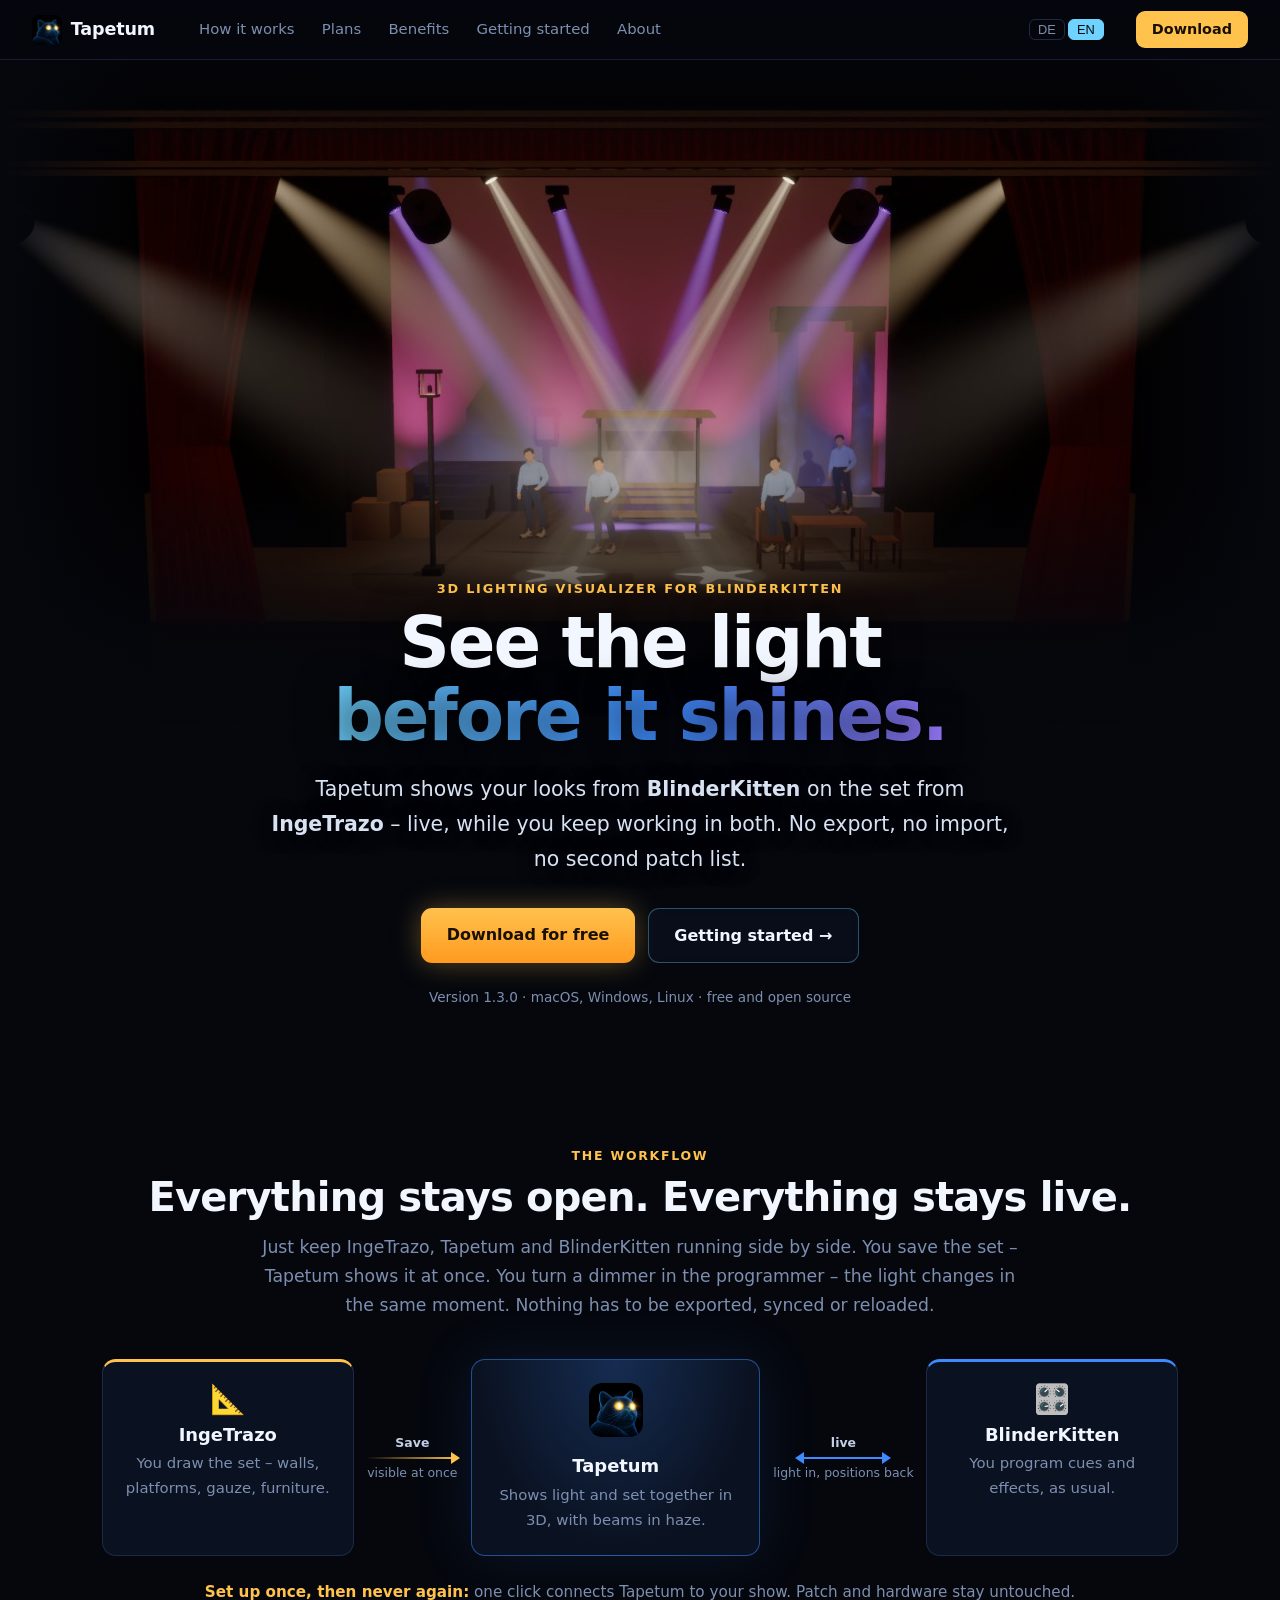
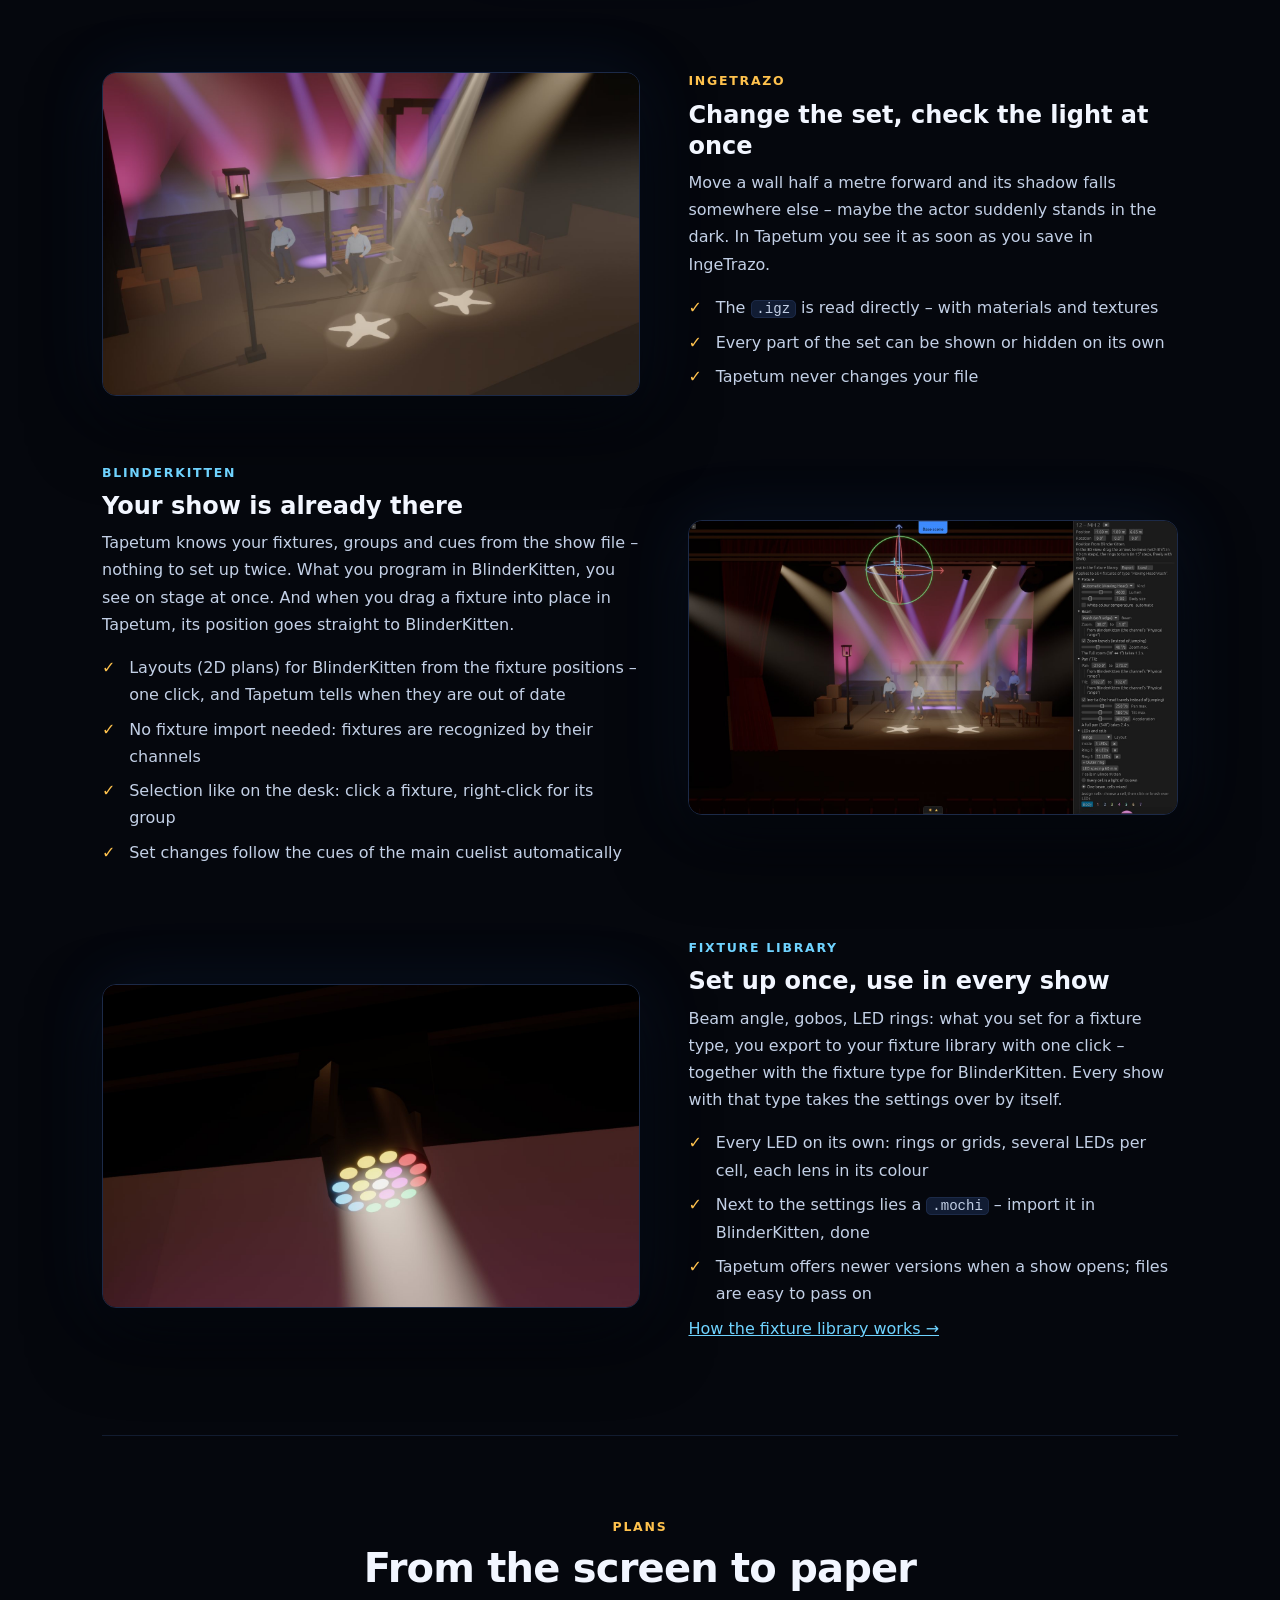
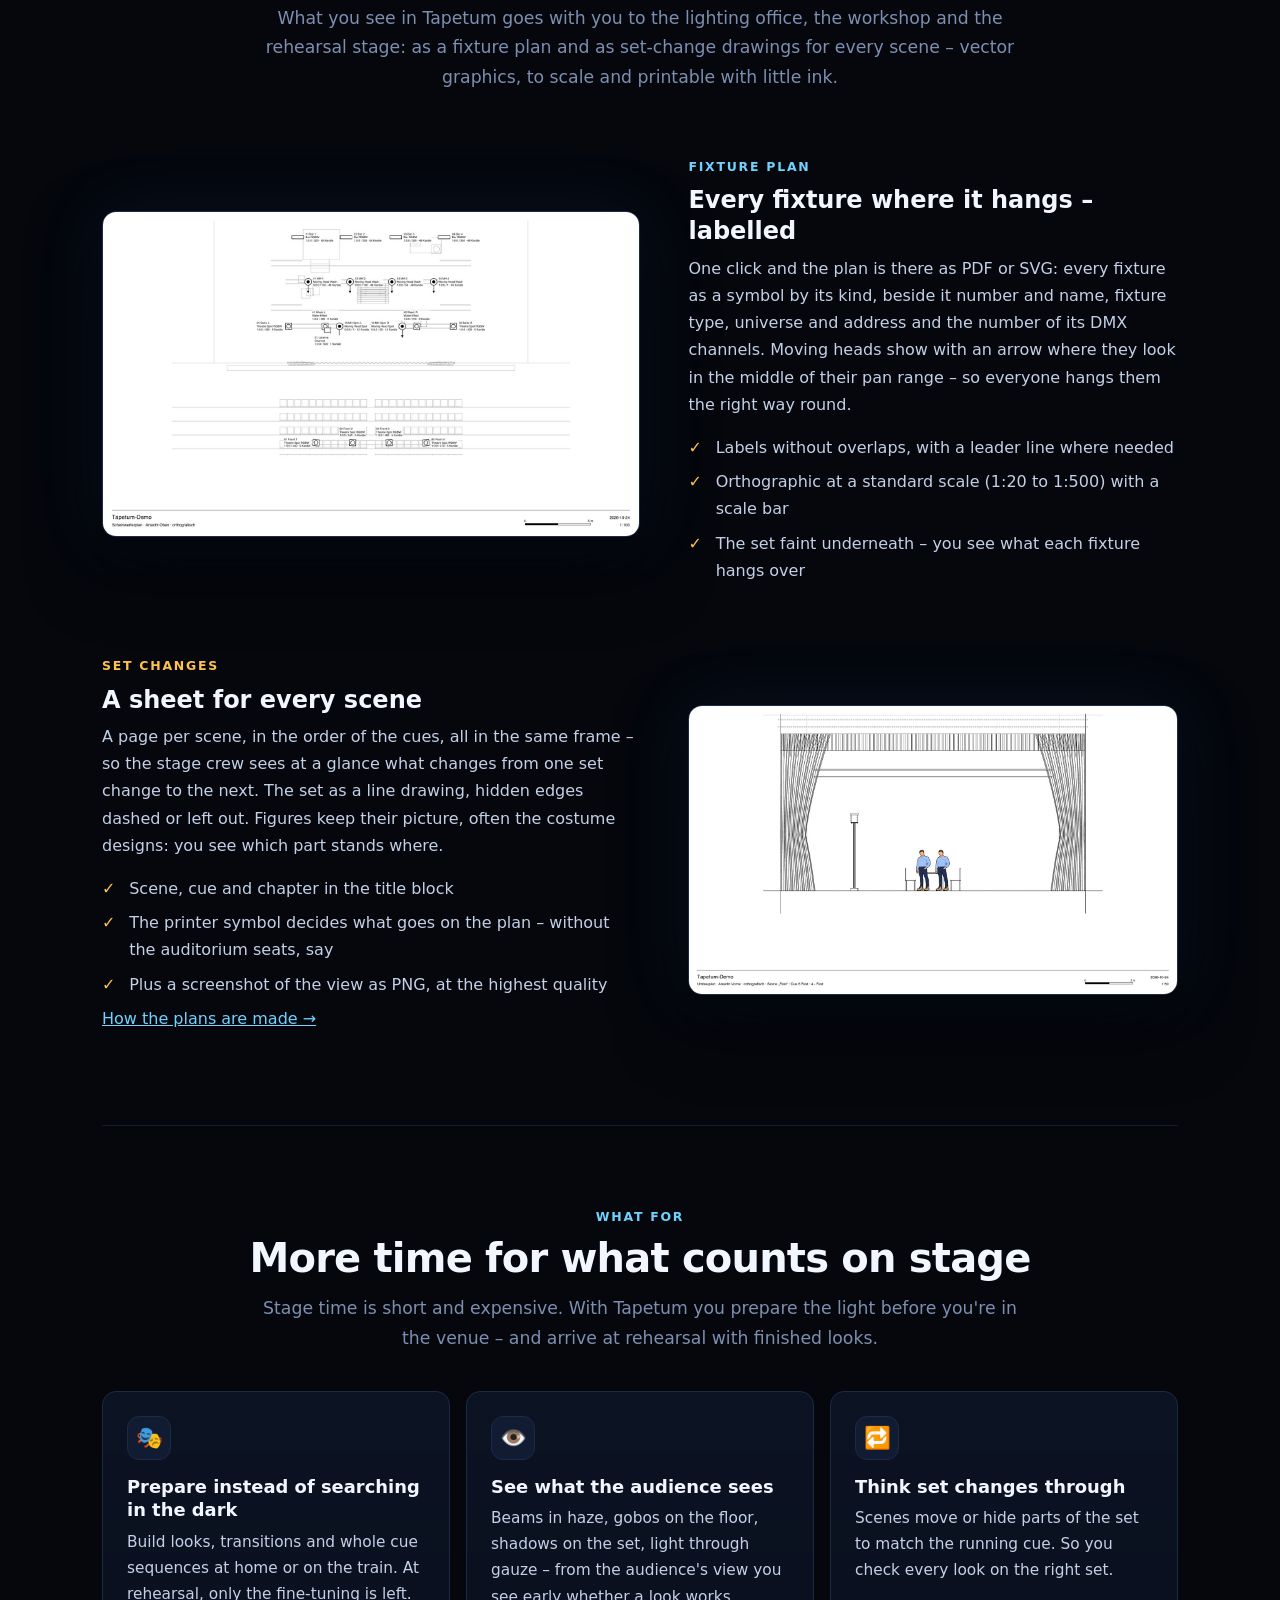
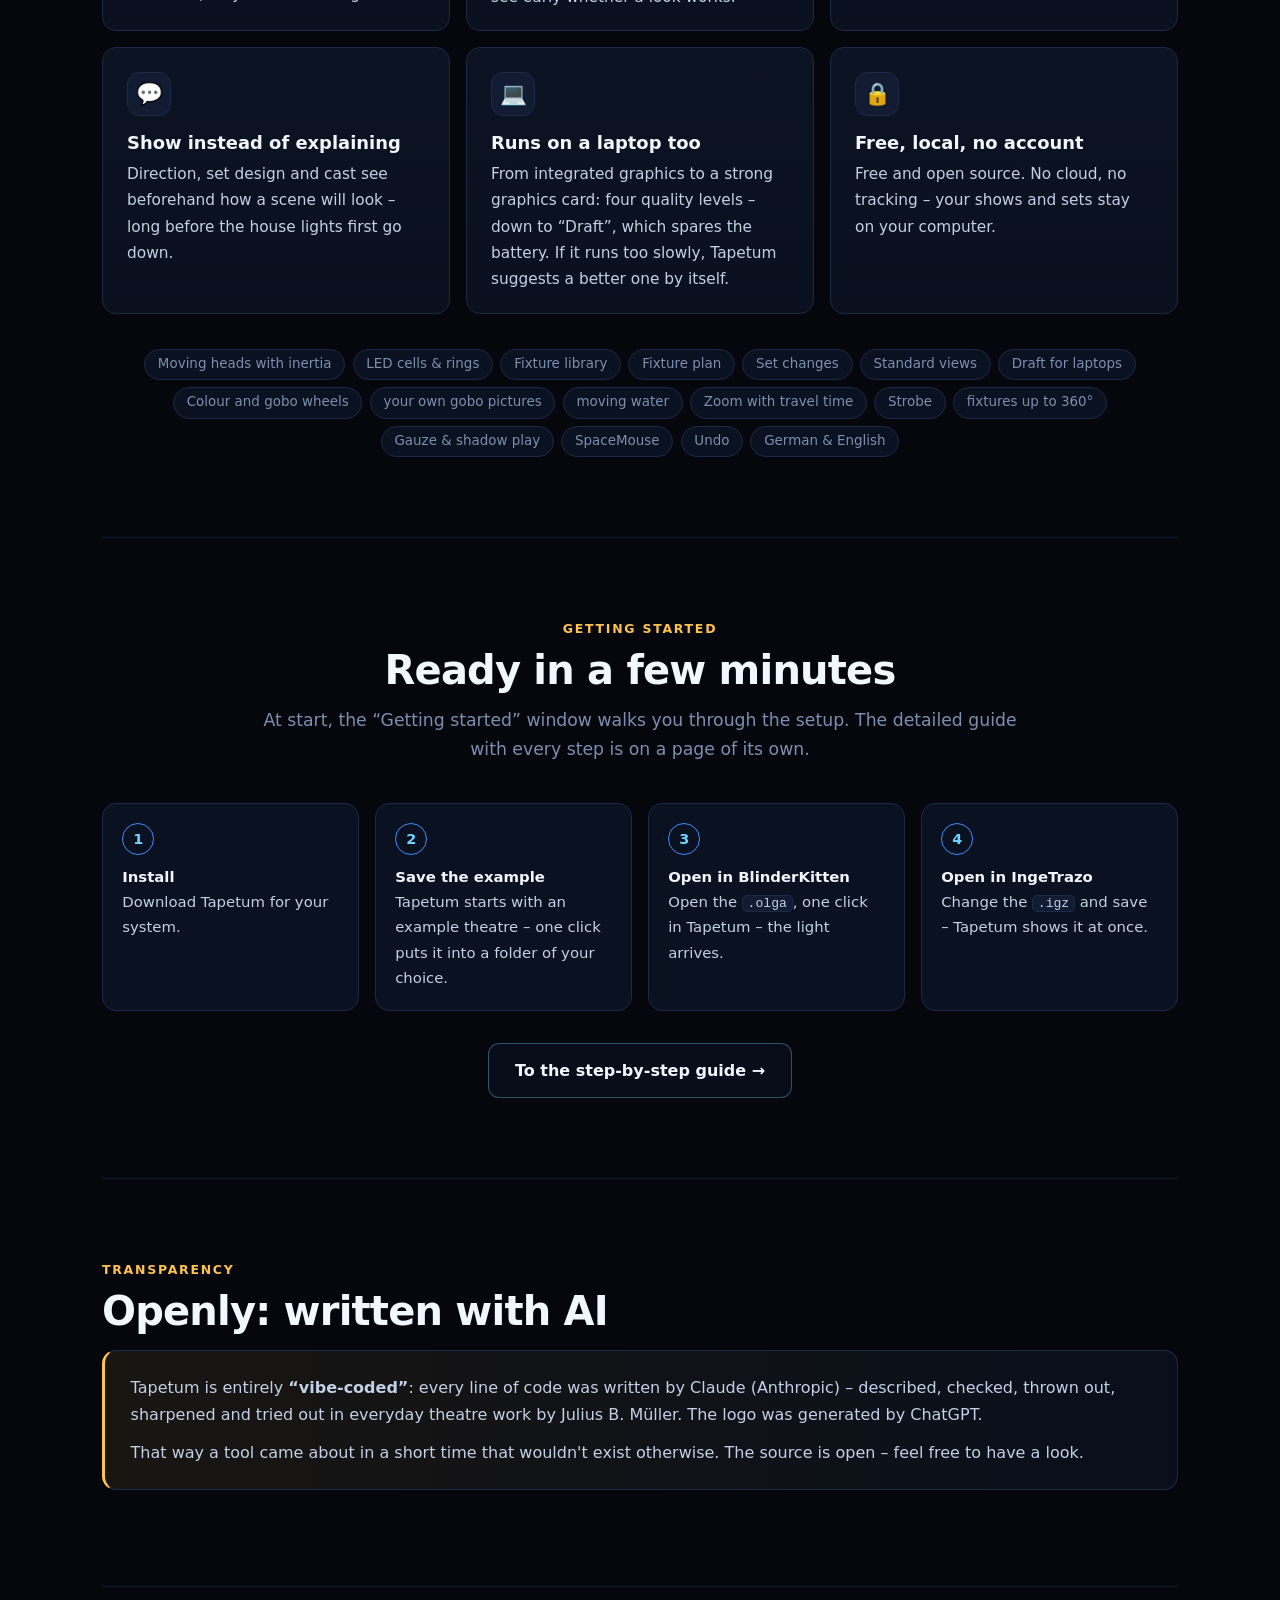
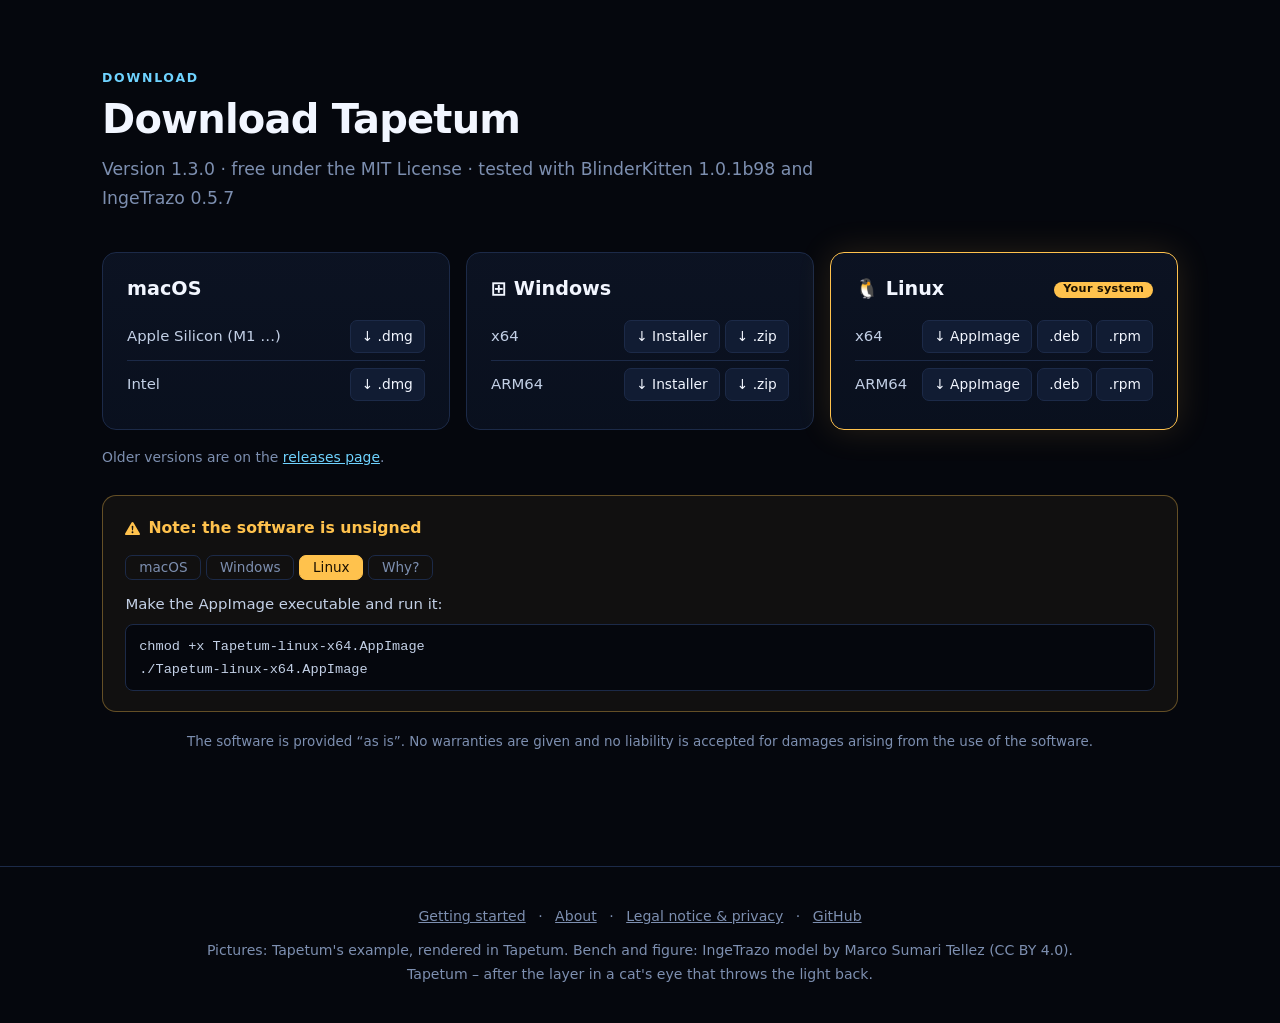
<file: website/index.html>
<!DOCTYPE html>
<html lang="de">

<head>
  <meta charset="UTF-8">
  <meta name="viewport" content="width=device-width, initial-scale=1.0">
  <title>Tapetum – 3D-Lichtvisualisierung für BlinderKitten</title>
  <meta name="description" content="Tapetum zeigt deine BlinderKitten-Show in 3D, im Bühnenbild aus IngeTrazo – live, ohne Export und ohne Einrichtungsaufwand. Frei, für macOS, Windows und Linux.">
  <link rel="canonical" href="https://tapetum.org/">
  <meta name="theme-color" content="#05070d">
  <meta property="og:type" content="website">
  <meta property="og:site_name" content="Tapetum">
  <meta property="og:url" content="https://tapetum.org/">
  <meta property="og:title" content="Tapetum – 3D-Lichtvisualisierung für BlinderKitten">
  <meta property="og:description" content="Licht aus BlinderKitten im Bühnenbild aus IngeTrazo – live, während du in beiden Programmen arbeitest.">
  <meta property="og:image" content="https://tapetum.org/assets/open-graph.jpg">
  <meta name="twitter:card" content="summary_large_image">
  <meta name="twitter:image" content="https://tapetum.org/assets/open-graph.jpg">
  <link rel="icon" type="image/png" sizes="64x64" href="assets/favicon.png">
  <link rel="icon" type="image/png" sizes="32x32" href="assets/favicon-32.png">
  <link rel="apple-touch-icon" href="assets/apple-touch-icon.png">
  <link rel="preload" as="image" href="assets/hero.jpg">
  <link rel="stylesheet" href="assets/style.css">
  <script src="assets/site.js"></script>
  <script type="application/ld+json">
  {
    "@context": "https://schema.org",
    "@type": "SoftwareApplication",
    "name": "Tapetum",
    "applicationCategory": "MultimediaApplication",
    "operatingSystem": "macOS, Windows, Linux",
    "softwareVersion": "1.3.0",
    "license": "https://opensource.org/license/mit",
    "offers": { "@type": "Offer", "price": "0", "priceCurrency": "EUR" },
    "url": "https://tapetum.org/",
    "downloadUrl": "https://github.com/julius-b-mueller/tapetum/releases/latest",
    "image": "https://tapetum.org/assets/hero.jpg",
    "author": { "@type": "Person", "name": "Julius B. Müller" }
  }
  </script>
</head>

<body>
  <nav>
    <a class="nav-logo" href="index.html"><img src="assets/favicon.png" alt="">Tapetum</a>
    <div class="nav-links">
      <a href="#live" data-de="So funktioniert's" data-en="How it works">So funktioniert's</a>
      <a href="#plaene" data-de="Pläne" data-en="Plans">Pläne</a>
      <a href="#nutzen" data-de="Vorteile" data-en="Benefits">Vorteile</a>
      <a href="start.html" data-de="Erste Schritte" data-en="Getting started">Erste Schritte</a>
      <a href="about.html" data-de="Über" data-en="About">Über</a>
    </div>
    <div class="lang">
      <button class="lang-btn" data-lang="de" onclick="setLang('de')">DE</button>
      <button class="lang-btn" data-lang="en" onclick="setLang('en')">EN</button>
    </div>
    <a class="nav-cta" href="#download" data-de="Herunterladen" data-en="Download">Herunterladen</a>
  </nav>

  <header class="hero">
    <div class="hero-img" role="img" aria-label="Theaterbühne in Tapetum: Moving-Head-Strahlen im Haze, Stern-Gobos auf dem Boden, roter Vorhang, rosa beleuchteter Rundhorizont"></div>
    <div class="hero-inner">
      <div class="eyebrow" data-de="3D-Lichtvisualisierung für BlinderKitten" data-en="3D lighting visualizer for BlinderKitten">3D-Lichtvisualisierung für BlinderKitten</div>
      <h1><span data-de="Licht sehen," data-en="See the light">Licht sehen,</span><br><span class="grad" data-de="bevor es leuchtet." data-en="before it shines.">bevor es leuchtet.</span></h1>
      <p class="lead de">Tapetum zeigt deine Lichtstimmungen aus <strong>BlinderKitten</strong> im Bühnenbild aus <strong>IngeTrazo</strong> – live, während du in beiden Programmen weiterarbeitest. Ohne Export, ohne Import, ohne zweite Patchliste.</p>
      <p class="lead en">Tapetum shows your looks from <strong>BlinderKitten</strong> on the set from <strong>IngeTrazo</strong> – live, while you keep working in both. No export, no import, no second patch list.</p>
      <div class="buttons">
        <a class="btn-primary" href="#download" data-de="Kostenlos herunterladen" data-en="Download for free">Kostenlos herunterladen</a>
        <a class="btn-secondary" href="start.html" data-de="Erste Schritte →" data-en="Getting started →">Erste Schritte →</a>
      </div>
      <p class="hero-meta" data-de="Version 1.3.0 · macOS, Windows, Linux · frei und quelloffen" data-en="Version 1.3.0 · macOS, Windows, Linux · free and open source">Version 1.3.0 · macOS, Windows, Linux · frei und quelloffen</p>
    </div>
  </header>

  <main>
    <section id="live">
      <div class="center">
        <div class="kicker amber" data-de="Der Arbeitsablauf" data-en="The workflow">Der Arbeitsablauf</div>
        <h2 data-de="Alles bleibt offen. Alles bleibt live." data-en="Everything stays open. Everything stays live.">Alles bleibt offen. Alles bleibt live.</h2>
        <p class="sub de">Lass IngeTrazo, Tapetum und BlinderKitten einfach nebeneinander laufen. Du speicherst das Bühnenbild – Tapetum zeigt es sofort. Du drehst im Programmer am Dimmer – das Licht ändert sich im selben Moment. Nichts muss exportiert, abgeglichen oder neu geladen werden.</p>
        <p class="sub en">Just keep IngeTrazo, Tapetum and BlinderKitten running side by side. You save the set – Tapetum shows it at once. You turn a dimmer in the programmer – the light changes in the same moment. Nothing has to be exported, synced or reloaded.</p>
      </div>
      <div class="flow">
        <div class="node it">
          <div class="ic">📐</div>
          <h3>IngeTrazo</h3>
          <p class="de">Du zeichnest das Bühnenbild – Wände, Podeste, Gaze, Möbel.</p>
          <p class="en">You draw the set – walls, platforms, gauze, furniture.</p>
        </div>
        <div class="arrow"><b data-de="Speichern" data-en="Save">Speichern</b><div class="line"></div><span data-de="sofort sichtbar" data-en="visible at once">sofort sichtbar</span></div>
        <div class="node tp">
          <img src="assets/icon.png" alt="">
          <h3>Tapetum</h3>
          <p class="de">Zeigt Licht und Bühnenbild zusammen in 3D, mit Lichtstrahlen im Haze.</p>
          <p class="en">Shows light and set together in 3D, with beams in haze.</p>
        </div>
        <div class="arrow both"><b data-de="live" data-en="live">live</b><div class="line"></div><span data-de="Licht hin, Positionen zurück" data-en="light in, positions back">Licht hin, Positionen zurück</span></div>
        <div class="node bk">
          <div class="ic">🎛️</div>
          <h3>BlinderKitten</h3>
          <p class="de">Du programmierst Cues und Effekte, wie gewohnt.</p>
          <p class="en">You program cues and effects, as usual.</p>
        </div>
      </div>
      <p class="flow-note de"><strong>Einmal einrichten, dann nie wieder:</strong> Ein Klick verbindet Tapetum mit deiner Show. Patch und Hardware bleiben unangetastet.</p>
      <p class="flow-note en"><strong>Set up once, then never again:</strong> one click connects Tapetum to your show. Patch and hardware stay untouched.</p>

      <div class="row">
        <div>
          <div class="shot"><img src="assets/set.jpg" alt="Bank und Laterne aus IngeTrazo auf der Bühne, Stern-Gobos auf dem Boden, Strahlen im Haze" loading="lazy"></div>
        </div>
        <div>
          <div class="kicker amber">IngeTrazo</div>
          <h3 style="font-size:1.5rem" data-de="Bühnenbild ändern, Licht sofort prüfen" data-en="Change the set, check the light at once">Bühnenbild ändern, Licht sofort prüfen</h3>
          <p class="de">Rückt eine Wand einen halben Meter nach vorn, fällt der Schatten danach woanders hin – und vielleicht steht die Darstellerin plötzlich im Dunkeln. In Tapetum siehst du das, sobald du in IngeTrazo speicherst.</p>
          <p class="en">Move a wall half a metre forward and its shadow falls somewhere else – maybe the actor suddenly stands in the dark. In Tapetum you see it as soon as you save in IngeTrazo.</p>
          <ul class="checks de">
            <li>Die <code>.igz</code> wird direkt gelesen – mit Materialien und Texturen</li>
            <li>Jedes Teil des Bühnenbilds einzeln ein- und ausblendbar</li>
            <li>Tapetum verändert deine Datei nie</li>
          </ul>
          <ul class="checks en">
            <li>The <code>.igz</code> is read directly – with materials and textures</li>
            <li>Every part of the set can be shown or hidden on its own</li>
            <li>Tapetum never changes your file</li>
          </ul>
        </div>
      </div>

      <div class="row flip">
        <div>
          <div class="shot"><img src="assets/app-de.jpg" class="de" alt="Tapetum mit ausgewähltem Moving Head, Gizmo zum Verschieben und Einstellungen des Gerätetyps" loading="lazy"><img src="assets/app-en.jpg" class="en" alt="Tapetum with a selected moving head, gizmo for moving it and settings of its fixture type" loading="lazy"></div>
        </div>
        <div>
          <div class="kicker">BlinderKitten</div>
          <h3 style="font-size:1.5rem" data-de="Deine Show ist schon da" data-en="Your show is already there">Deine Show ist schon da</h3>
          <p class="de">Tapetum kennt deine Lampen, Gruppen und Cues aus der Show-Datei – du musst nichts doppelt anlegen. Was du in BlinderKitten programmierst, siehst du sofort auf der Bühne. Und wenn du in Tapetum eine Lampe an ihren Platz ziehst, landet die Position direkt in BlinderKitten.</p>
          <p class="en">Tapetum knows your fixtures, groups and cues from the show file – nothing to set up twice. What you program in BlinderKitten, you see on stage at once. And when you drag a fixture into place in Tapetum, its position goes straight to BlinderKitten.</p>
          <ul class="checks de">
            <li>Layouts (2D-Pläne) für BlinderKitten aus den Lampenpositionen – mit einem Klick, und Tapetum sagt, wann sie veraltet sind</li>
            <li>Kein Fixture-Import nötig: Lampen werden an ihren Kanälen erkannt</li>
            <li>Auswahl wie im Pult: Klick auf eine Lampe, Rechtsklick auf ihre Gruppe</li>
            <li>Umbauten folgen automatisch den Cues der Main-Cuelist</li>
          </ul>
          <ul class="checks en">
            <li>Layouts (2D plans) for BlinderKitten from the fixture positions – one click, and Tapetum tells when they are out of date</li>
            <li>No fixture import needed: fixtures are recognized by their channels</li>
            <li>Selection like on the desk: click a fixture, right-click for its group</li>
            <li>Set changes follow the cues of the main cuelist automatically</li>
          </ul>
        </div>
      </div>

      <div class="row">
        <div>
          <div class="shot"><img src="assets/cells.jpg" alt="Moving Head von unten: eine LED in der Mitte, zwei Ringe darum, jede Zelle in einer anderen Farbe" loading="lazy"></div>
        </div>
        <div>
          <div class="kicker" data-de="Gerätebibliothek" data-en="Fixture library">Gerätebibliothek</div>
          <h3 style="font-size:1.5rem" data-de="Einmal einrichten, in jeder Show nutzen" data-en="Set up once, use in every show">Einmal einrichten, in jeder Show nutzen</h3>
          <p class="de">Strahlwinkel, Gobos, LED-Ringe: Was du für einen Gerätetyp einstellst, exportierst du mit einem Klick in deine Gerätebibliothek – zusammen mit dem Gerätetyp für BlinderKitten. Jede Show mit diesem Typ übernimmt die Einstellungen von selbst.</p>
          <p class="en">Beam angle, gobos, LED rings: what you set for a fixture type, you export to your fixture library with one click – together with the fixture type for BlinderKitten. Every show with that type takes the settings over by itself.</p>
          <ul class="checks de">
            <li>Jede LED einzeln: Ringe oder Raster, mehrere LEDs pro Zelle, jede Linse in ihrer Farbe</li>
            <li>Neben den Einstellungen liegt eine <code>.mochi</code> – in BlinderKitten importieren, fertig</li>
            <li>Neuere Fassungen bietet Tapetum beim Öffnen an; Dateien lassen sich einfach weitergeben</li>
          </ul>
          <ul class="checks en">
            <li>Every LED on its own: rings or grids, several LEDs per cell, each lens in its colour</li>
            <li>Next to the settings lies a <code>.mochi</code> – import it in BlinderKitten, done</li>
            <li>Tapetum offers newer versions when a show opens; files are easy to pass on</li>
          </ul>
          <p><a href="start.html#bibliothek" data-de="So funktioniert die Gerätebibliothek →" data-en="How the fixture library works →">So funktioniert die Gerätebibliothek →</a></p>
        </div>
      </div>
    </section>

    <section id="plaene">
      <div class="center">
        <div class="kicker amber" data-de="Pläne" data-en="Plans">Pläne</div>
        <h2 data-de="Vom Bildschirm aufs Papier" data-en="From the screen to paper">Vom Bildschirm aufs Papier</h2>
        <p class="sub de">Was du in Tapetum siehst, nimmst du mit ins Licht­büro, in die Werkstatt und auf die Probebühne: als Scheinwerferplan und als Umbaupläne für jede Szene – als Vektorgrafik, maßstäblich und mit wenig Tinte zu drucken.</p>
        <p class="sub en">What you see in Tapetum goes with you to the lighting office, the workshop and the rehearsal stage: as a fixture plan and as set-change drawings for every scene – vector graphics, to scale and printable with little ink.</p>
      </div>
      <div class="row">
        <div>
          <div class="shot"><img src="assets/plan.jpg" alt="Scheinwerferplan des Beispiels von oben im Maßstab 1:100: jede Lampe als Symbol mit Name, Typ, Universum, Adresse und Kanalzahl, Moving Heads mit Pfeil, das Bühnenbild blass darunter" loading="lazy"></div>
        </div>
        <div>
          <div class="kicker" data-de="Scheinwerferplan" data-en="Fixture plan">Scheinwerferplan</div>
          <h3 style="font-size:1.5rem" data-de="Jede Lampe, wo sie hängt – beschriftet" data-en="Every fixture where it hangs – labelled">Jede Lampe, wo sie hängt – beschriftet</h3>
          <p class="de">Ein Klick, und der Plan liegt als PDF oder SVG vor: jede Lampe als Symbol nach ihrer Art, daneben Nummer und Name, Gerätetyp, Universum und Adresse und die Zahl ihrer DMX-Kanäle. Moving Heads zeigen mit einem Pfeil, wohin sie in der Mitte ihres Pan-Bereichs schauen – so hängt sie jeder richtig herum auf.</p>
          <p class="en">One click and the plan is there as PDF or SVG: every fixture as a symbol by its kind, beside it number and name, fixture type, universe and address and the number of its DMX channels. Moving heads show with an arrow where they look in the middle of their pan range – so everyone hangs them the right way round.</p>
          <ul class="checks de">
            <li>Beschriftungen ohne Überlappungen, wo nötig mit Führungslinie</li>
            <li>Orthografisch im Standardmaßstab (1:20 bis 1:500) mit Maßstabsbalken</li>
            <li>Das Bühnenbild blass darunter – du siehst, worüber jede Lampe hängt</li>
          </ul>
          <ul class="checks en">
            <li>Labels without overlaps, with a leader line where needed</li>
            <li>Orthographic at a standard scale (1:20 to 1:500) with a scale bar</li>
            <li>The set faint underneath – you see what each fixture hangs over</li>
          </ul>
        </div>
      </div>
      <div class="row flip">
        <div>
          <div class="shot"><img src="assets/changes.jpg" alt="Umbauplan der Szene Fest von vorne im Maßstab 1:50: Vorhang, Laterne, Tisch und Stühle als Linienzeichnung, zwei Personen als farbige Figuren" loading="lazy"></div>
        </div>
        <div>
          <div class="kicker amber" data-de="Umbaupläne" data-en="Set changes">Umbaupläne</div>
          <h3 style="font-size:1.5rem" data-de="Für jede Szene ein Blatt" data-en="A sheet for every scene">Für jede Szene ein Blatt</h3>
          <p class="de">Eine Seite pro Szene, in der Reihenfolge der Cues, alle im selben Ausschnitt – so sieht die Bühnentechnik auf einen Blick, was sich von Umbau zu Umbau ändert. Das Bühnenbild als Linienzeichnung, verdeckte Kanten gestrichelt oder weggelassen. Die Figuren behalten ihr Bild, oft sind es die Kostümentwürfe: Man sieht, welche Rolle wo steht.</p>
          <p class="en">A page per scene, in the order of the cues, all in the same frame – so the stage crew sees at a glance what changes from one set change to the next. The set as a line drawing, hidden edges dashed or left out. Figures keep their picture, often the costume designs: you see which part stands where.</p>
          <ul class="checks de">
            <li>Szene, Cue und Kapitel im Schriftfeld</li>
            <li>Das Druckersymbol bestimmt, was auf den Plan kommt – etwa ohne Zuschauerreihen</li>
            <li>Dazu ein Screenshot der Ansicht als PNG, in höchster Qualität</li>
          </ul>
          <ul class="checks en">
            <li>Scene, cue and chapter in the title block</li>
            <li>The printer symbol decides what goes on the plan – without the auditorium seats, say</li>
            <li>Plus a screenshot of the view as PNG, at the highest quality</li>
          </ul>
          <p><a href="start.html#plaene" data-de="So entstehen die Pläne →" data-en="How the plans are made →">So entstehen die Pläne →</a></p>
        </div>
      </div>
    </section>

    <section id="nutzen">
      <div class="center">
        <div class="kicker" data-de="Wofür" data-en="What for">Wofür</div>
        <h2 data-de="Mehr Zeit für das, was auf der Bühne zählt" data-en="More time for what counts on stage">Mehr Zeit für das, was auf der Bühne zählt</h2>
        <p class="sub de">Bühnenzeit ist knapp und teuer. Mit Tapetum bereitest du das Licht vor, bevor du im Saal stehst – und kommst mit fertigen Stimmungen in die Probe.</p>
        <p class="sub en">Stage time is short and expensive. With Tapetum you prepare the light before you're in the venue – and arrive at rehearsal with finished looks.</p>
      </div>
      <div class="grid">
        <div class="card"><div class="icon">🎭</div><h3 data-de="Vorbereiten statt im Dunkeln suchen" data-en="Prepare instead of searching in the dark">Vorbereiten statt im Dunkeln suchen</h3><p class="de">Stimmungen, Übergänge und ganze Cue-Folgen baust du zu Hause oder im Zug. In der Probe bleibt nur noch das Feintuning.</p><p class="en">Build looks, transitions and whole cue sequences at home or on the train. At rehearsal, only the fine-tuning is left.</p></div>
        <div class="card"><div class="icon">👁️</div><h3 data-de="Sehen, was das Publikum sieht" data-en="See what the audience sees">Sehen, was das Publikum sieht</h3><p class="de">Lichtstrahlen im Haze, Gobos auf dem Boden, Schatten am Bühnenbild, Licht durch Gaze – aus der Zuschauersicht erkennst du früh, ob eine Stimmung trägt.</p><p class="en">Beams in haze, gobos on the floor, shadows on the set, light through gauze – from the audience's view you see early whether a look works.</p></div>
        <div class="card"><div class="icon">🔁</div><h3 data-de="Umbauten gleich mitdenken" data-en="Think set changes through">Umbauten gleich mitdenken</h3><p class="de">Szenen verschieben oder verstecken Bühnenteile passend zur laufenden Cue. So prüfst du jede Stimmung im richtigen Bild.</p><p class="en">Scenes move or hide parts of the set to match the running cue. So you check every look on the right set.</p></div>
        <div class="card"><div class="icon">💬</div><h3 data-de="Zeigen statt erklären" data-en="Show instead of explaining">Zeigen statt erklären</h3><p class="de">Regie, Bühnenbild und Ensemble sehen vorab, wie eine Szene wirken wird – lange bevor das erste Mal das Saallicht ausgeht.</p><p class="en">Direction, set design and cast see beforehand how a scene will look – long before the house lights first go down.</p></div>
        <div class="card"><div class="icon">💻</div><h3 data-de="Läuft auch auf dem Laptop" data-en="Runs on a laptop too">Läuft auch auf dem Laptop</h3><p class="de">Von integrierter Grafik bis zur starken Grafikkarte: vier Qualitätsstufen – bis hin zu „Entwurf“, der den Akku schont. Läuft es zu langsam, schlägt Tapetum selbst eine passende vor.</p><p class="en">From integrated graphics to a strong graphics card: four quality levels – down to “Draft”, which spares the battery. If it runs too slowly, Tapetum suggests a better one by itself.</p></div>
        <div class="card"><div class="icon">🔒</div><h3 data-de="Frei, lokal, ohne Konto" data-en="Free, local, no account">Frei, lokal, ohne Konto</h3><p class="de">Kostenlos und quelloffen. Keine Cloud, kein Tracking – deine Shows und Bühnenbilder bleiben auf deinem Rechner.</p><p class="en">Free and open source. No cloud, no tracking – your shows and sets stay on your computer.</p></div>
      </div>
      <div class="chips de">
        <span>Moving Heads mit Trägheit</span><span>LED-Zellen &amp; -Ringe</span><span>Gerätebibliothek</span><span>Scheinwerferplan</span><span>Umbaupläne</span><span>Standardansichten</span><span>Entwurf fürs Notebook</span><span>Farb- und Goboräder</span><span>eigene Gobo-Bilder</span><span>bewegtes Wasser</span><span>Zoom mit Fahrzeit</span><span>Strobe</span><span>Lampen bis 360°</span><span>Gaze &amp; Schattenspiel</span><span>SpaceMouse</span><span>Rückgängig</span><span>Deutsch &amp; Englisch</span>
      </div>
      <div class="chips en">
        <span>Moving heads with inertia</span><span>LED cells &amp; rings</span><span>Fixture library</span><span>Fixture plan</span><span>Set changes</span><span>Standard views</span><span>Draft for laptops</span><span>Colour and gobo wheels</span><span>your own gobo pictures</span><span>moving water</span><span>Zoom with travel time</span><span>Strobe</span><span>fixtures up to 360°</span><span>Gauze &amp; shadow play</span><span>SpaceMouse</span><span>Undo</span><span>German &amp; English</span>
      </div>
    </section>

    <section id="start">
      <div class="center">
        <div class="kicker amber" data-de="Erste Schritte" data-en="Getting started">Erste Schritte</div>
        <h2 data-de="In wenigen Minuten startklar" data-en="Ready in a few minutes">In wenigen Minuten startklar</h2>
        <p class="sub de">Beim Start führt dich das Fenster „Erste Schritte“ durch die Einrichtung. Die ausführliche Anleitung mit allen Schritten findest du auf einer eigenen Seite.</p>
        <p class="sub en">At start, the “Getting started” window walks you through the setup. The detailed guide with every step is on a page of its own.</p>
      </div>
      <div class="teaser de">
        <div><strong>Installieren</strong>Tapetum für dein System herunterladen.</div>
        <div><strong>Beispiel speichern</strong>Tapetum startet mit einem Beispiel-Theater – mit einem Klick in einen Ordner deiner Wahl.</div>
        <div><strong>In BlinderKitten öffnen</strong>Die <code>.olga</code> öffnen, ein Klick in Tapetum – das Licht kommt an.</div>
        <div><strong>In IngeTrazo öffnen</strong>Die <code>.igz</code> ändern und speichern – Tapetum zeigt es sofort.</div>
      </div>
      <div class="teaser en">
        <div><strong>Install</strong>Download Tapetum for your system.</div>
        <div><strong>Save the example</strong>Tapetum starts with an example theatre – one click puts it into a folder of your choice.</div>
        <div><strong>Open in BlinderKitten</strong>Open the <code>.olga</code>, one click in Tapetum – the light arrives.</div>
        <div><strong>Open in IngeTrazo</strong>Change the <code>.igz</code> and save – Tapetum shows it at once.</div>
      </div>
      <div class="buttons" style="justify-content:center"><a class="btn-secondary" href="start.html" data-de="Zur Schritt-für-Schritt-Anleitung →" data-en="To the step-by-step guide →">Zur Schritt-für-Schritt-Anleitung →</a></div>
    </section>

    <section id="ai">
      <div class="kicker amber" data-de="Transparenz" data-en="Transparency">Transparenz</div>
      <h2 data-de="Ganz offen: mit KI programmiert" data-en="Openly: written with AI">Ganz offen: mit KI programmiert</h2>
      <div class="note de">
        <p>Tapetum ist vollständig <strong>„vibecoded“</strong>: Jede Zeile Code hat Claude (Anthropic) geschrieben – beschrieben, geprüft, verworfen, nachgeschärft und im Theateralltag ausprobiert von Julius B. Müller. Das Logo hat ChatGPT generiert.</p>
        <p>So entstand in kurzer Zeit ein Werkzeug, das es sonst nicht gäbe. Der Quelltext ist offen – schau gern hinein.</p>
      </div>
      <div class="note en">
        <p>Tapetum is entirely <strong>“vibe-coded”</strong>: every line of code was written by Claude (Anthropic) – described, checked, thrown out, sharpened and tried out in everyday theatre work by Julius B. Müller. The logo was generated by ChatGPT.</p>
        <p>That way a tool came about in a short time that wouldn't exist otherwise. The source is open – feel free to have a look.</p>
      </div>
    </section>

    <section id="download">
      <div class="kicker">Download</div>
      <h2 data-de="Tapetum herunterladen" data-en="Download Tapetum">Tapetum herunterladen</h2>
      <p class="sub de">Version 1.3.0 · frei unter der MIT-Lizenz · getestet mit BlinderKitten 1.0.1b98 und IngeTrazo 0.5.7</p>
      <p class="sub en">Version 1.3.0 · free under the MIT License · tested with BlinderKitten 1.0.1b98 and IngeTrazo 0.5.7</p>
      <div class="dl">
        <div class="card" data-platform="mac">
          <h3> macOS</h3>
          <div class="dl-row"><span>Apple Silicon (M1 …)</span><a class="dl-btn" href="https://github.com/julius-b-mueller/tapetum/releases/latest/download/Tapetum-macos-arm64.dmg">↓ .dmg</a></div>
          <div class="dl-row"><span>Intel</span><a class="dl-btn" href="https://github.com/julius-b-mueller/tapetum/releases/latest/download/Tapetum-macos-x64.dmg">↓ .dmg</a></div>
        </div>
        <div class="card" data-platform="win">
          <h3>⊞ Windows</h3>
          <div class="dl-row"><span>x64</span><span><a class="dl-btn" href="https://github.com/julius-b-mueller/tapetum/releases/latest/download/Tapetum-windows-x64.exe">↓ Installer</a> <a class="dl-btn" href="https://github.com/julius-b-mueller/tapetum/releases/latest/download/Tapetum-windows-x64-portable.zip">↓ .zip</a></span></div>
          <div class="dl-row"><span>ARM64</span><span><a class="dl-btn" href="https://github.com/julius-b-mueller/tapetum/releases/latest/download/Tapetum-windows-arm64.exe">↓ Installer</a> <a class="dl-btn" href="https://github.com/julius-b-mueller/tapetum/releases/latest/download/Tapetum-windows-arm64-portable.zip">↓ .zip</a></span></div>
        </div>
        <div class="card" data-platform="lin">
          <h3>🐧 Linux</h3>
          <div class="dl-row"><span>x64</span><span><a class="dl-btn" href="https://github.com/julius-b-mueller/tapetum/releases/latest/download/Tapetum-linux-x64.AppImage">↓ AppImage</a> <a class="dl-btn" href="https://github.com/julius-b-mueller/tapetum/releases/latest/download/Tapetum-linux-x64.deb">.deb</a> <a class="dl-btn" href="https://github.com/julius-b-mueller/tapetum/releases/latest/download/Tapetum-linux-x64.rpm">.rpm</a></span></div>
          <div class="dl-row"><span>ARM64</span><span><a class="dl-btn" href="https://github.com/julius-b-mueller/tapetum/releases/latest/download/Tapetum-linux-arm64.AppImage">↓ AppImage</a> <a class="dl-btn" href="https://github.com/julius-b-mueller/tapetum/releases/latest/download/Tapetum-linux-arm64.deb">.deb</a> <a class="dl-btn" href="https://github.com/julius-b-mueller/tapetum/releases/latest/download/Tapetum-linux-arm64.rpm">.rpm</a></span></div>
        </div>
      </div>
      <p class="dl-more"><span data-de="Ältere Versionen gibt es auf der " data-en="Older versions are on the ">Ältere Versionen gibt es auf der </span><a href="https://github.com/julius-b-mueller/tapetum/releases" data-de="Release-Seite" data-en="releases page">Release-Seite</a>.</p>

      <div class="warn-box">
        <h4>
          <svg width="15" height="15" fill="currentColor" viewBox="0 0 16 16" aria-hidden="true"><path d="M8.982 1.566a1.13 1.13 0 0 0-1.960 0L.165 13.233c-.457.778.091 1.767.98 1.767h13.713c.889 0 1.438-.99.98-1.767L8.982 1.566zM8 5c.535 0 .954.462.9.995l-.35 3.507a.552.552 0 0 1-1.1 0L7.1 5.995A.905.905 0 0 1 8 5zm.002 6a1 1 0 1 1 0 2 1 1 0 0 1 0-2z"/></svg>
          <span data-de="Hinweis: Die Software ist nicht signiert" data-en="Note: the software is unsigned">Hinweis: Die Software ist nicht signiert</span>
        </h4>
        <div class="warn-tabs">
          <button class="warn-tab active" data-tab="mac" onclick="showWarn('mac')">macOS</button>
          <button class="warn-tab" data-tab="win" onclick="showWarn('win')">Windows</button>
          <button class="warn-tab" data-tab="lin" onclick="showWarn('lin')">Linux</button>
          <button class="warn-tab" data-tab="why" onclick="showWarn('why')" data-de="Warum?" data-en="Why?">Warum?</button>
        </div>
        <div class="warn-body">
          <div id="warn-mac">
            <p data-de="macOS zeigt beim ersten Start eine Gatekeeper-Warnung. So öffnest du Tapetum trotzdem:" data-en="macOS shows a Gatekeeper warning on first launch. Here's how to open Tapetum anyway:">macOS zeigt beim ersten Start eine Gatekeeper-Warnung. So öffnest du Tapetum trotzdem:</p>
            <p style="margin-top:.4rem" data-de="Systemeinstellungen → Datenschutz &amp; Sicherheit → nach unten scrollen → „Trotzdem öffnen“" data-en="System Settings → Privacy &amp; Security → scroll down → “Open Anyway”">Systemeinstellungen → Datenschutz &amp; Sicherheit → nach unten scrollen → „Trotzdem öffnen“</p>
          </div>
          <div id="warn-win" class="hidden">
            <p data-de="Windows SmartScreen zeigt eine Warnung. Klicke auf „Weitere Informationen“ → „Trotzdem ausführen“. Das erscheint nur beim ersten Start. Fragt die Firewall, eingehendes UDP auf Port 6454 erlauben – darüber kommt das Licht von BlinderKitten." data-en="Windows SmartScreen shows a warning. Click “More info” → “Run anyway”. It appears only on first launch. If the firewall asks, allow incoming UDP on port 6454 – that's how the light from BlinderKitten arrives.">Windows SmartScreen zeigt eine Warnung. Klicke auf „Weitere Informationen“ → „Trotzdem ausführen“. Das erscheint nur beim ersten Start. Fragt die Firewall, eingehendes UDP auf Port 6454 erlauben – darüber kommt das Licht von BlinderKitten.</p>
          </div>
          <div id="warn-lin" class="hidden">
            <p data-de="AppImage ausführbar machen und starten:" data-en="Make the AppImage executable and run it:">AppImage ausführbar machen und starten:</p>
            <pre>chmod +x Tapetum-linux-x64.AppImage
./Tapetum-linux-x64.AppImage</pre>
          </div>
          <div id="warn-why" class="hidden">
            <p data-de="Das Apple Developer Program kostet 99 $ im Jahr, ein Zertifikat für Windows ähnlich viel. Da Tapetum kostenlos ist, verzichten wir darauf. Die Warnung bedeutet nicht, dass die Software schädlich ist – Apple und Microsoft haben schlicht keine Gebühr erhalten. Der Quelltext und die Build-Pipeline, aus der jedes Paket entsteht, sind öffentlich auf GitHub." data-en="The Apple Developer Program costs $99 a year, a certificate for Windows about as much. Since Tapetum is free, we skip that. The warning does not mean the software is harmful – Apple and Microsoft simply haven't received a fee. The source code and the build pipeline that makes every package are public on GitHub.">Das Apple Developer Program kostet 99 $ im Jahr, ein Zertifikat für Windows ähnlich viel. Da Tapetum kostenlos ist, verzichten wir darauf. Die Warnung bedeutet nicht, dass die Software schädlich ist – Apple und Microsoft haben schlicht keine Gebühr erhalten. Der Quelltext und die Build-Pipeline, aus der jedes Paket entsteht, sind öffentlich auf GitHub.</p>
          </div>
        </div>
      </div>
      <p class="disclaimer" data-de="Die Software wird „wie besehen“ (as is) bereitgestellt. Es werden keine Garantien gegeben und keine Haftung für Schäden übernommen, die durch die Nutzung der Software entstehen." data-en="The software is provided “as is”. No warranties are given and no liability is accepted for damages arising from the use of the software.">Die Software wird „wie besehen“ (as is) bereitgestellt. Es werden keine Garantien gegeben und keine Haftung für Schäden übernommen, die durch die Nutzung der Software entstehen.</p>
    </section>
  </main>

  <footer>
    <a href="start.html" data-de="Erste Schritte" data-en="Getting started">Erste Schritte</a> ·
    <a href="about.html" data-de="Über" data-en="About">Über</a> ·
    <a href="impressum.html" data-de="Impressum &amp; Datenschutz" data-en="Legal notice &amp; privacy">Impressum &amp; Datenschutz</a> ·
    <a href="https://github.com/julius-b-mueller/tapetum">GitHub</a>
    <p style="margin-top:.6rem" data-de="Bilder: das Beispiel aus Tapetum, gerendert in Tapetum. Bank und Figur: IngeTrazo-Modell von Marco Sumari Tellez (CC BY 4.0)." data-en="Pictures: Tapetum's example, rendered in Tapetum. Bench and figure: IngeTrazo model by Marco Sumari Tellez (CC BY 4.0).">Bilder: das Beispiel aus Tapetum, gerendert in Tapetum. Bank und Figur: IngeTrazo-Modell von Marco Sumari Tellez (CC BY 4.0).</p>
    <p data-de="Tapetum – nach der Schicht im Katzenauge, die das Licht zurückwirft." data-en="Tapetum – after the layer in a cat's eye that throws the light back.">Tapetum – nach der Schicht im Katzenauge, die das Licht zurückwirft.</p>
  </footer>
</body>

</html>
</file>
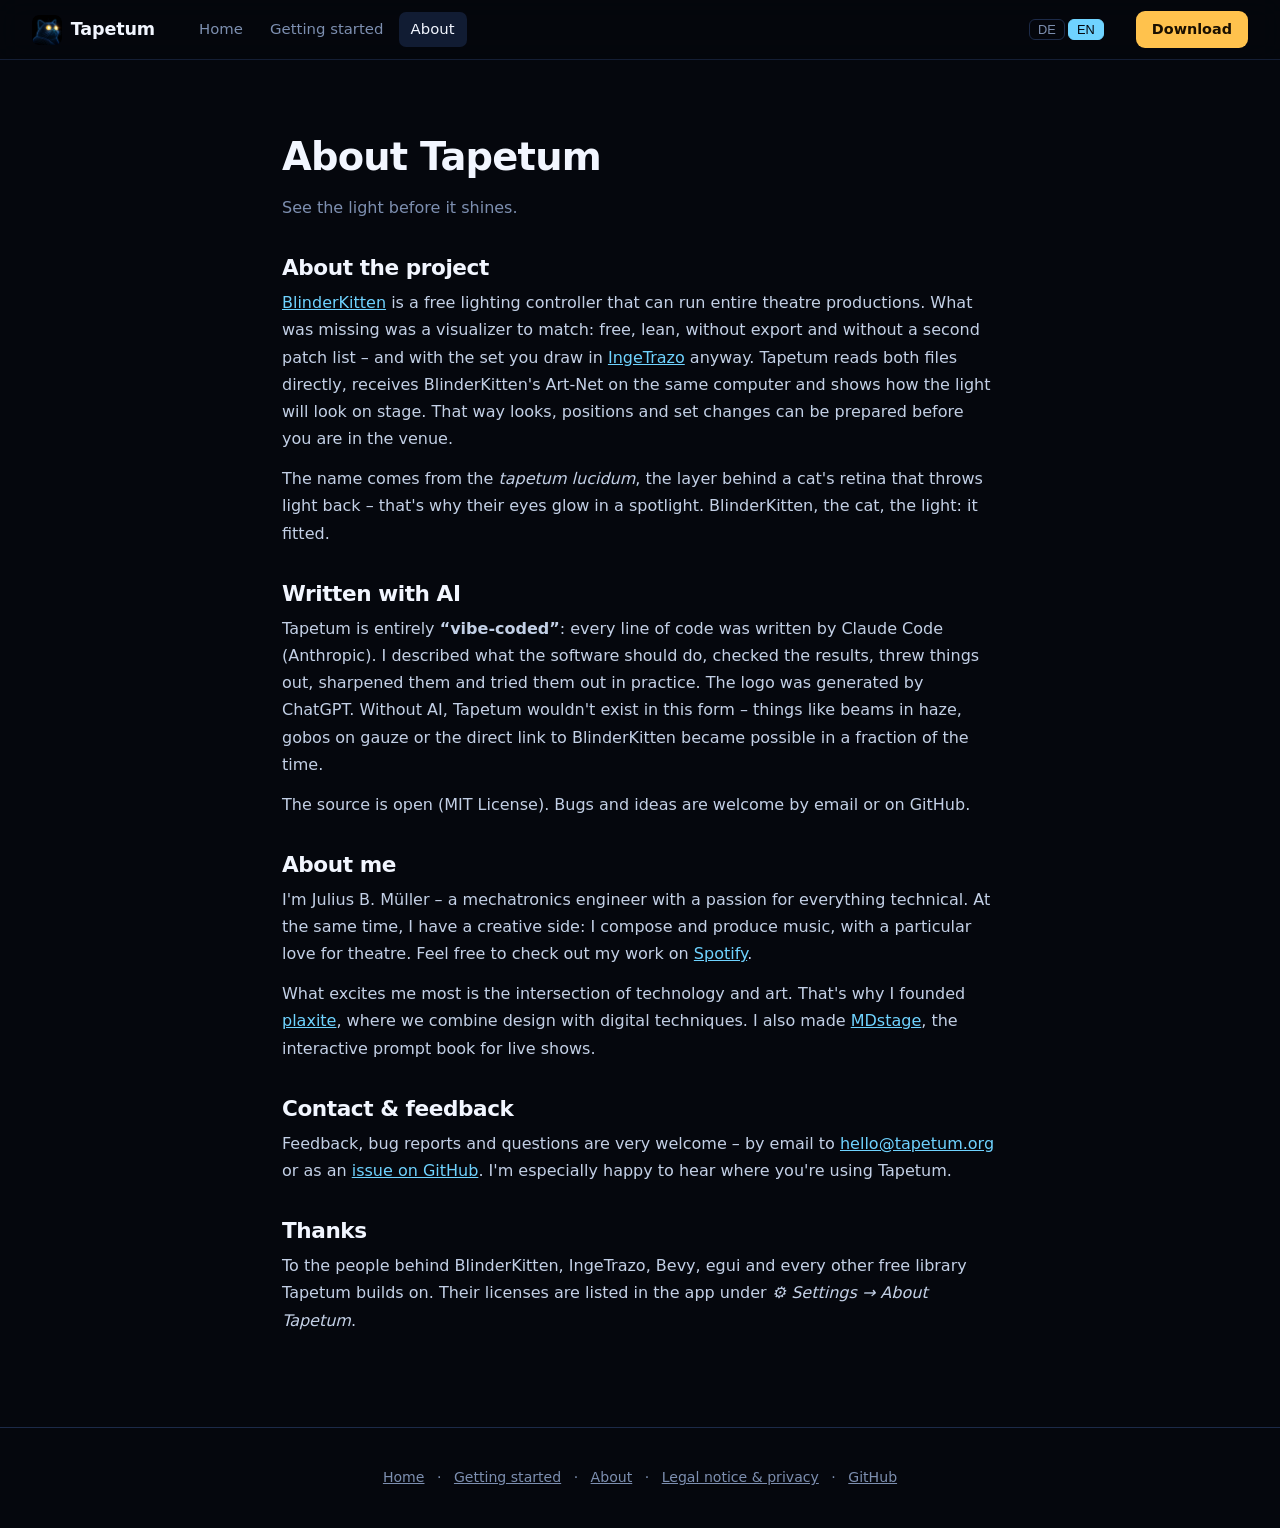
<file: website/about.html>
<!DOCTYPE html>
<html lang="de">

<head>
  <meta charset="UTF-8">
  <meta name="viewport" content="width=device-width, initial-scale=1.0">
  <title>Über – Tapetum</title>
  <meta name="description" content="Wie Tapetum entstand – eine 3D-Lichtvisualisierung für BlinderKitten, vollständig mit KI programmiert.">
  <link rel="canonical" href="https://tapetum.org/about.html">
  <meta name="theme-color" content="#05070d">
  <meta property="og:type" content="website">
  <meta property="og:site_name" content="Tapetum">
  <meta property="og:title" content="Über – Tapetum">
  <meta property="og:image" content="https://tapetum.org/assets/open-graph.jpg">
  <link rel="icon" type="image/png" sizes="64x64" href="assets/favicon.png">
  <link rel="apple-touch-icon" href="assets/apple-touch-icon.png">
  <link rel="stylesheet" href="assets/style.css">
  <script src="assets/site.js"></script>
</head>

<body>
  <nav>
    <a class="nav-logo" href="index.html"><img src="assets/favicon.png" alt="">Tapetum</a>
    <div class="nav-links">
      <a href="index.html" data-de="Start" data-en="Home">Start</a>
      <a href="start.html" data-de="Erste Schritte" data-en="Getting started">Erste Schritte</a>
      <a href="about.html" class="active" data-de="Über" data-en="About">Über</a>
    </div>
    <div class="lang">
      <button class="lang-btn" data-lang="de" onclick="setLang('de')">DE</button>
      <button class="lang-btn" data-lang="en" onclick="setLang('en')">EN</button>
    </div>
    <a class="nav-cta" href="index.html#download" data-de="Herunterladen" data-en="Download">Herunterladen</a>
  </nav>

  <div class="page">
    <div class="de">
      <h1>Über Tapetum</h1>
      <p style="color:var(--dim)">Licht sehen, bevor es leuchtet.</p>

      <h2>Über das Projekt</h2>
      <p><a href="https://github.com/norbertrostaing/BlinderKitten">BlinderKitten</a> ist eine freie Lichtsteuerung, mit der sich ganze Theaterproduktionen fahren lassen. Was fehlte, war eine Visualisierung, die genau dazu passt: frei, schlank, ohne Export und ohne zweite Patchliste – und mit dem Bühnenbild, das man ohnehin in <a href="https://github.com/ingelibre/ingetrazo">IngeTrazo</a> zeichnet. Tapetum liest beide Dateien direkt, empfängt das Art-Net von BlinderKitten auf demselben Rechner und zeigt, wie das Licht auf der Bühne aussehen wird. So lassen sich Stimmungen, Positionen und Umbauten vorbereiten, bevor man im Saal steht.</p>
      <p>Der Name kommt vom <em>Tapetum lucidum</em>, der Schicht hinter der Netzhaut von Katzen, die das Licht zurückwirft – deshalb leuchten ihre Augen im Scheinwerferlicht. BlinderKitten, die Katze, das Licht: das passte.</p>

      <h2>Mit KI programmiert</h2>
      <p>Tapetum ist vollständig <strong>„vibecoded“</strong>: Jede Zeile Code hat Claude Code (Anthropic) geschrieben. Ich habe beschrieben, was die Software können soll, die Ergebnisse geprüft, verworfen, nachgeschärft und im Alltag ausprobiert. Das Logo hat ChatGPT generiert. Ohne KI gäbe es Tapetum in dieser Form nicht – in einem Bruchteil der Zeit ließen sich Dinge wie Strahlen im Haze, Gobos auf Gaze oder die direkte Anbindung an BlinderKitten umsetzen.</p>
      <p>Der Quelltext ist offen (MIT-Lizenz). Fehler und Ideen meldest du gern per Mail oder auf GitHub.</p>

      <h2>Über mich</h2>
      <p>Ich bin Julius B. Müller, Ingenieur der Mechatronik und begeisterter Tüftler an allem, was mit Technik zu tun hat. Gleichzeitig habe ich eine kreative Seite: Ich komponiere und produziere Musik, am liebsten für's Theater. Hör gerne mal auf <a href="https://open.spotify.com/intl-de/artist/38unO5ffnxIQy3Nvuh2qfV?si=o3VAzyTeQsGNDFWxpjpjBg">Spotify</a> rein.</p>
      <p>Am meisten begeistert mich die Verbindung von Technik und Kunst. Deshalb habe ich die Firma <a href="https://plaxite.de">plaxite</a> gegründet, bei der wir Gestaltung mit digitalen Techniken verbinden. Von mir stammt auch <a href="https://mdstage.org">MDstage</a>, das interaktive Inspizientenbuch für Live-Shows.</p>

      <h2>Kontakt &amp; Feedback</h2>
      <p>Rückmeldungen, Bugreports und Fragen sind herzlich willkommen – per Mail an <a href="mailto:hello@tapetum.org">hello@tapetum.org</a> oder als <a href="https://github.com/julius-b-mueller/tapetum/issues">Issue auf GitHub</a>. Besonders freue ich mich zu hören, wo du Tapetum einsetzt.</p>

      <h2>Danke</h2>
      <p>An die Menschen hinter BlinderKitten, IngeTrazo, Bevy, egui und allen anderen freien Bibliotheken, auf denen Tapetum aufbaut. Ihre Lizenzen stehen in der App unter <em>⚙ Einstellungen → Über Tapetum</em>.</p>
    </div>

    <div class="en">
      <h1>About Tapetum</h1>
      <p style="color:var(--dim)">See the light before it shines.</p>

      <h2>About the project</h2>
      <p><a href="https://github.com/norbertrostaing/BlinderKitten">BlinderKitten</a> is a free lighting controller that can run entire theatre productions. What was missing was a visualizer to match: free, lean, without export and without a second patch list – and with the set you draw in <a href="https://github.com/ingelibre/ingetrazo">IngeTrazo</a> anyway. Tapetum reads both files directly, receives BlinderKitten's Art-Net on the same computer and shows how the light will look on stage. That way looks, positions and set changes can be prepared before you are in the venue.</p>
      <p>The name comes from the <em>tapetum lucidum</em>, the layer behind a cat's retina that throws light back – that's why their eyes glow in a spotlight. BlinderKitten, the cat, the light: it fitted.</p>

      <h2>Written with AI</h2>
      <p>Tapetum is entirely <strong>“vibe-coded”</strong>: every line of code was written by Claude Code (Anthropic). I described what the software should do, checked the results, threw things out, sharpened them and tried them out in practice. The logo was generated by ChatGPT. Without AI, Tapetum wouldn't exist in this form – things like beams in haze, gobos on gauze or the direct link to BlinderKitten became possible in a fraction of the time.</p>
      <p>The source is open (MIT License). Bugs and ideas are welcome by email or on GitHub.</p>

      <h2>About me</h2>
      <p>I'm Julius B. Müller – a mechatronics engineer with a passion for everything technical. At the same time, I have a creative side: I compose and produce music, with a particular love for theatre. Feel free to check out my work on <a href="https://open.spotify.com/intl-de/artist/38unO5ffnxIQy3Nvuh2qfV?si=o3VAzyTeQsGNDFWxpjpjBg">Spotify</a>.</p>
      <p>What excites me most is the intersection of technology and art. That's why I founded <a href="https://plaxite.de">plaxite</a>, where we combine design with digital techniques. I also made <a href="https://mdstage.org">MDstage</a>, the interactive prompt book for live shows.</p>

      <h2>Contact &amp; feedback</h2>
      <p>Feedback, bug reports and questions are very welcome – by email to <a href="mailto:hello@tapetum.org">hello@tapetum.org</a> or as an <a href="https://github.com/julius-b-mueller/tapetum/issues">issue on GitHub</a>. I'm especially happy to hear where you're using Tapetum.</p>

      <h2>Thanks</h2>
      <p>To the people behind BlinderKitten, IngeTrazo, Bevy, egui and every other free library Tapetum builds on. Their licenses are listed in the app under <em>⚙ Settings → About Tapetum</em>.</p>
    </div>
  </div>

  <footer>
    <a href="index.html" data-de="Start" data-en="Home">Start</a> ·
    <a href="start.html" data-de="Erste Schritte" data-en="Getting started">Erste Schritte</a> ·
    <a href="about.html" data-de="Über" data-en="About">Über</a> ·
    <a href="impressum.html" data-de="Impressum &amp; Datenschutz" data-en="Legal notice &amp; privacy">Impressum &amp; Datenschutz</a> ·
    <a href="https://github.com/julius-b-mueller/tapetum">GitHub</a>
  </footer>
</body>

</html>
</file>
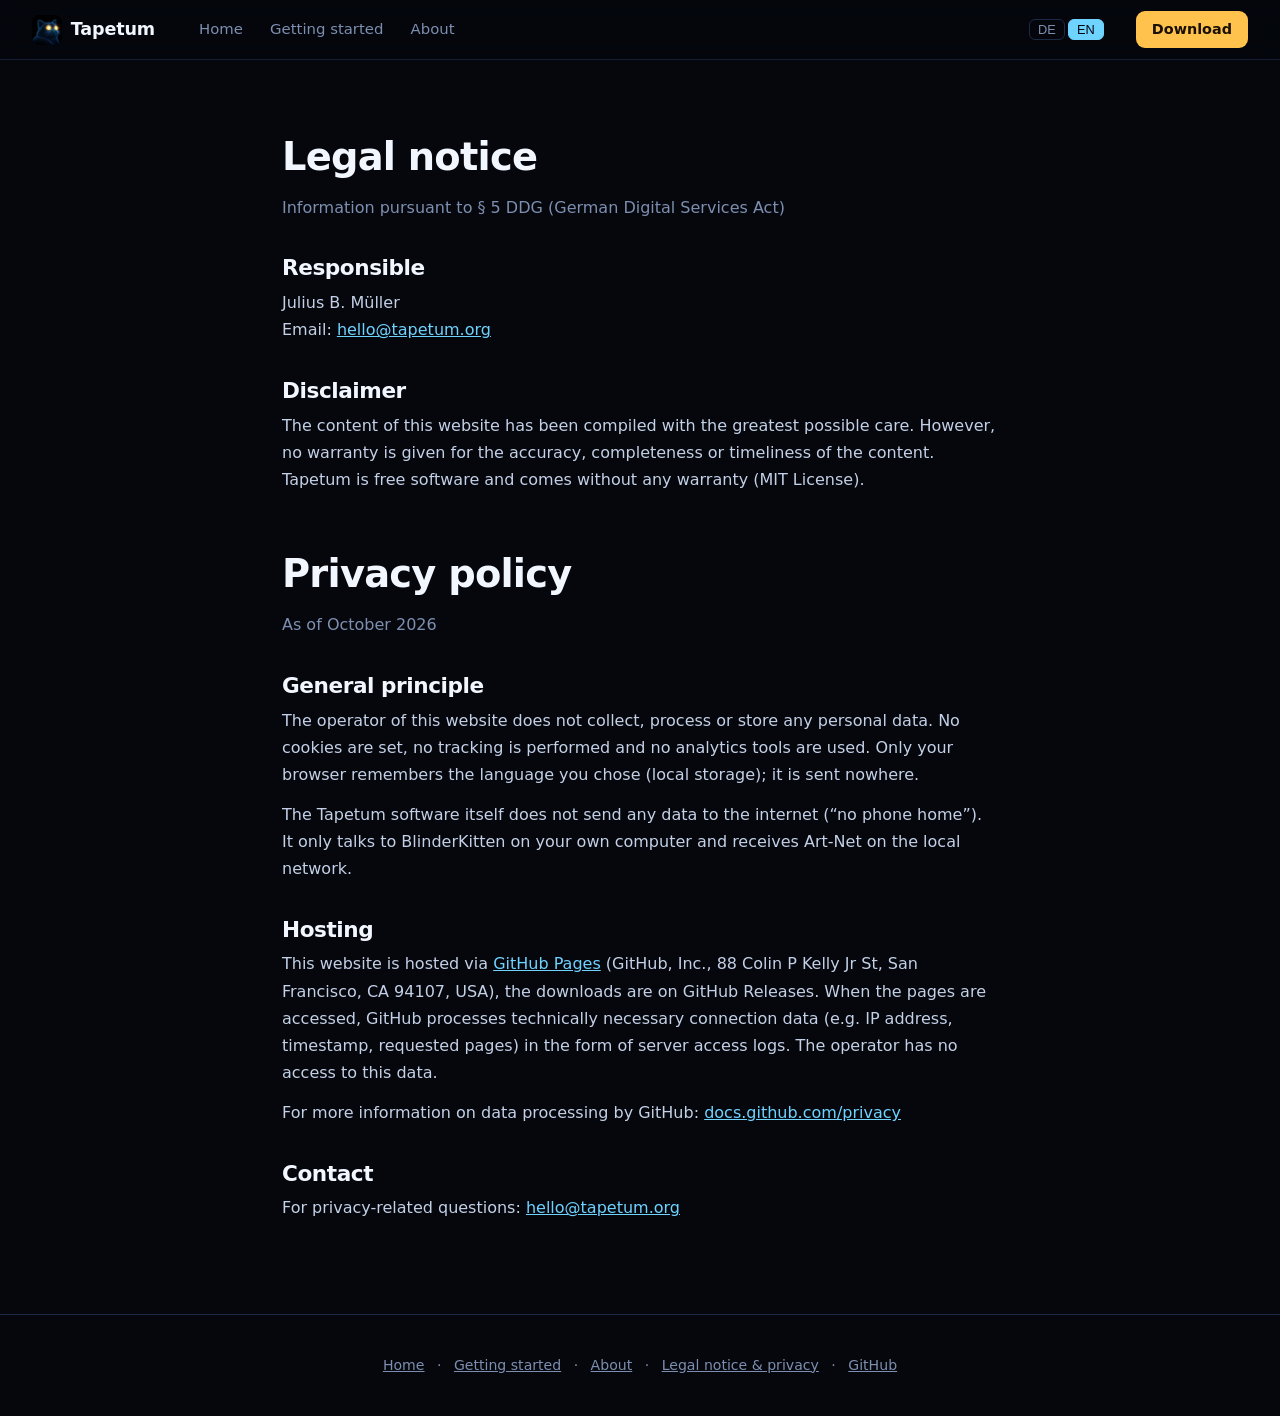
<file: website/impressum.html>
<!DOCTYPE html>
<html lang="de">

<head>
  <meta charset="UTF-8">
  <meta name="viewport" content="width=device-width, initial-scale=1.0">
  <title>Impressum & Datenschutz – Tapetum</title>
  <meta name="description" content="Impressum und Datenschutzerklärung von Tapetum.">
  <link rel="canonical" href="https://tapetum.org/impressum.html">
  <meta name="theme-color" content="#05070d">
  <meta property="og:type" content="website">
  <meta property="og:site_name" content="Tapetum">
  <meta property="og:title" content="Impressum & Datenschutz – Tapetum">
  <meta property="og:image" content="https://tapetum.org/assets/open-graph.jpg">
  <link rel="icon" type="image/png" sizes="64x64" href="assets/favicon.png">
  <link rel="apple-touch-icon" href="assets/apple-touch-icon.png">
  <link rel="stylesheet" href="assets/style.css">
  <script src="assets/site.js"></script>
</head>

<body>
  <nav>
    <a class="nav-logo" href="index.html"><img src="assets/favicon.png" alt="">Tapetum</a>
    <div class="nav-links">
      <a href="index.html" data-de="Start" data-en="Home">Start</a>
      <a href="start.html" data-de="Erste Schritte" data-en="Getting started">Erste Schritte</a>
      <a href="about.html" data-de="Über" data-en="About">Über</a>
    </div>
    <div class="lang">
      <button class="lang-btn" data-lang="de" onclick="setLang('de')">DE</button>
      <button class="lang-btn" data-lang="en" onclick="setLang('en')">EN</button>
    </div>
    <a class="nav-cta" href="index.html#download" data-de="Herunterladen" data-en="Download">Herunterladen</a>
  </nav>

  <div class="page">
    <div class="de">
      <h1>Impressum</h1>
      <p style="color:var(--dim)">Angaben gemäß § 5 DDG</p>
      <h2>Verantwortlich</h2>
      <p>Julius B. Müller<br>E-Mail: <a href="mailto:hello@tapetum.org">hello@tapetum.org</a></p>
      <h2>Haftungsausschluss</h2>
      <p>Die Inhalte dieser Website wurden mit größtmöglicher Sorgfalt erstellt. Für die Richtigkeit, Vollständigkeit und Aktualität der Inhalte wird jedoch keine Gewähr übernommen. Tapetum ist freie Software und wird ohne jede Gewährleistung bereitgestellt (MIT-Lizenz).</p>

      <h1 style="margin-top:3rem">Datenschutzerklärung</h1>
      <p style="color:var(--dim)">Stand: Oktober 2026</p>
      <h2>Grundsatz</h2>
      <p>Der Betreiber dieser Website erhebt, verarbeitet oder speichert keine personenbezogenen Daten. Es werden keine Cookies gesetzt, kein Tracking durchgeführt und keine Analyse-Tools eingesetzt. Die gewählte Sprache merkt sich nur dein Browser (lokaler Speicher), sie wird nirgends hingeschickt.</p>
      <p>Die Software Tapetum selbst sendet keine Daten ins Internet („kein Phone-Home“). Sie spricht nur mit BlinderKitten auf deinem eigenen Rechner und empfängt Art-Net im lokalen Netz.</p>
      <h2>Hosting</h2>
      <p>Diese Website wird über <a href="https://pages.github.com">GitHub Pages</a> (GitHub, Inc., 88 Colin P Kelly Jr St, San Francisco, CA 94107, USA) gehostet, die Downloads liegen bei GitHub Releases. GitHub verarbeitet beim Abrufen technisch notwendige Verbindungsdaten (z. B. IP-Adresse, Zeitstempel, aufgerufene Seiten) in Form von Server-Zugriffsprotokollen. Auf diese Daten hat der Betreiber keinen Zugriff.</p>
      <p>Weitere Informationen zur Datenverarbeitung durch GitHub: <a href="https://docs.github.com/de/site-policy/privacy-policies/github-general-privacy-statement">docs.github.com/privacy</a></p>
      <h2>Kontakt</h2>
      <p>Bei Fragen zum Datenschutz: <a href="mailto:hello@tapetum.org">hello@tapetum.org</a></p>
    </div>

    <div class="en">
      <h1>Legal notice</h1>
      <p style="color:var(--dim)">Information pursuant to § 5 DDG (German Digital Services Act)</p>
      <h2>Responsible</h2>
      <p>Julius B. Müller<br>Email: <a href="mailto:hello@tapetum.org">hello@tapetum.org</a></p>
      <h2>Disclaimer</h2>
      <p>The content of this website has been compiled with the greatest possible care. However, no warranty is given for the accuracy, completeness or timeliness of the content. Tapetum is free software and comes without any warranty (MIT License).</p>

      <h1 style="margin-top:3rem">Privacy policy</h1>
      <p style="color:var(--dim)">As of October 2026</p>
      <h2>General principle</h2>
      <p>The operator of this website does not collect, process or store any personal data. No cookies are set, no tracking is performed and no analytics tools are used. Only your browser remembers the language you chose (local storage); it is sent nowhere.</p>
      <p>The Tapetum software itself does not send any data to the internet (“no phone home”). It only talks to BlinderKitten on your own computer and receives Art-Net on the local network.</p>
      <h2>Hosting</h2>
      <p>This website is hosted via <a href="https://pages.github.com">GitHub Pages</a> (GitHub, Inc., 88 Colin P Kelly Jr St, San Francisco, CA 94107, USA), the downloads are on GitHub Releases. When the pages are accessed, GitHub processes technically necessary connection data (e.g. IP address, timestamp, requested pages) in the form of server access logs. The operator has no access to this data.</p>
      <p>For more information on data processing by GitHub: <a href="https://docs.github.com/en/site-policy/privacy-policies/github-general-privacy-statement">docs.github.com/privacy</a></p>
      <h2>Contact</h2>
      <p>For privacy-related questions: <a href="mailto:hello@tapetum.org">hello@tapetum.org</a></p>
    </div>
  </div>

  <footer>
    <a href="index.html" data-de="Start" data-en="Home">Start</a> ·
    <a href="start.html" data-de="Erste Schritte" data-en="Getting started">Erste Schritte</a> ·
    <a href="about.html" data-de="Über" data-en="About">Über</a> ·
    <a href="impressum.html" data-de="Impressum &amp; Datenschutz" data-en="Legal notice &amp; privacy">Impressum &amp; Datenschutz</a> ·
    <a href="https://github.com/julius-b-mueller/tapetum">GitHub</a>
  </footer>
</body>

</html>
</file>
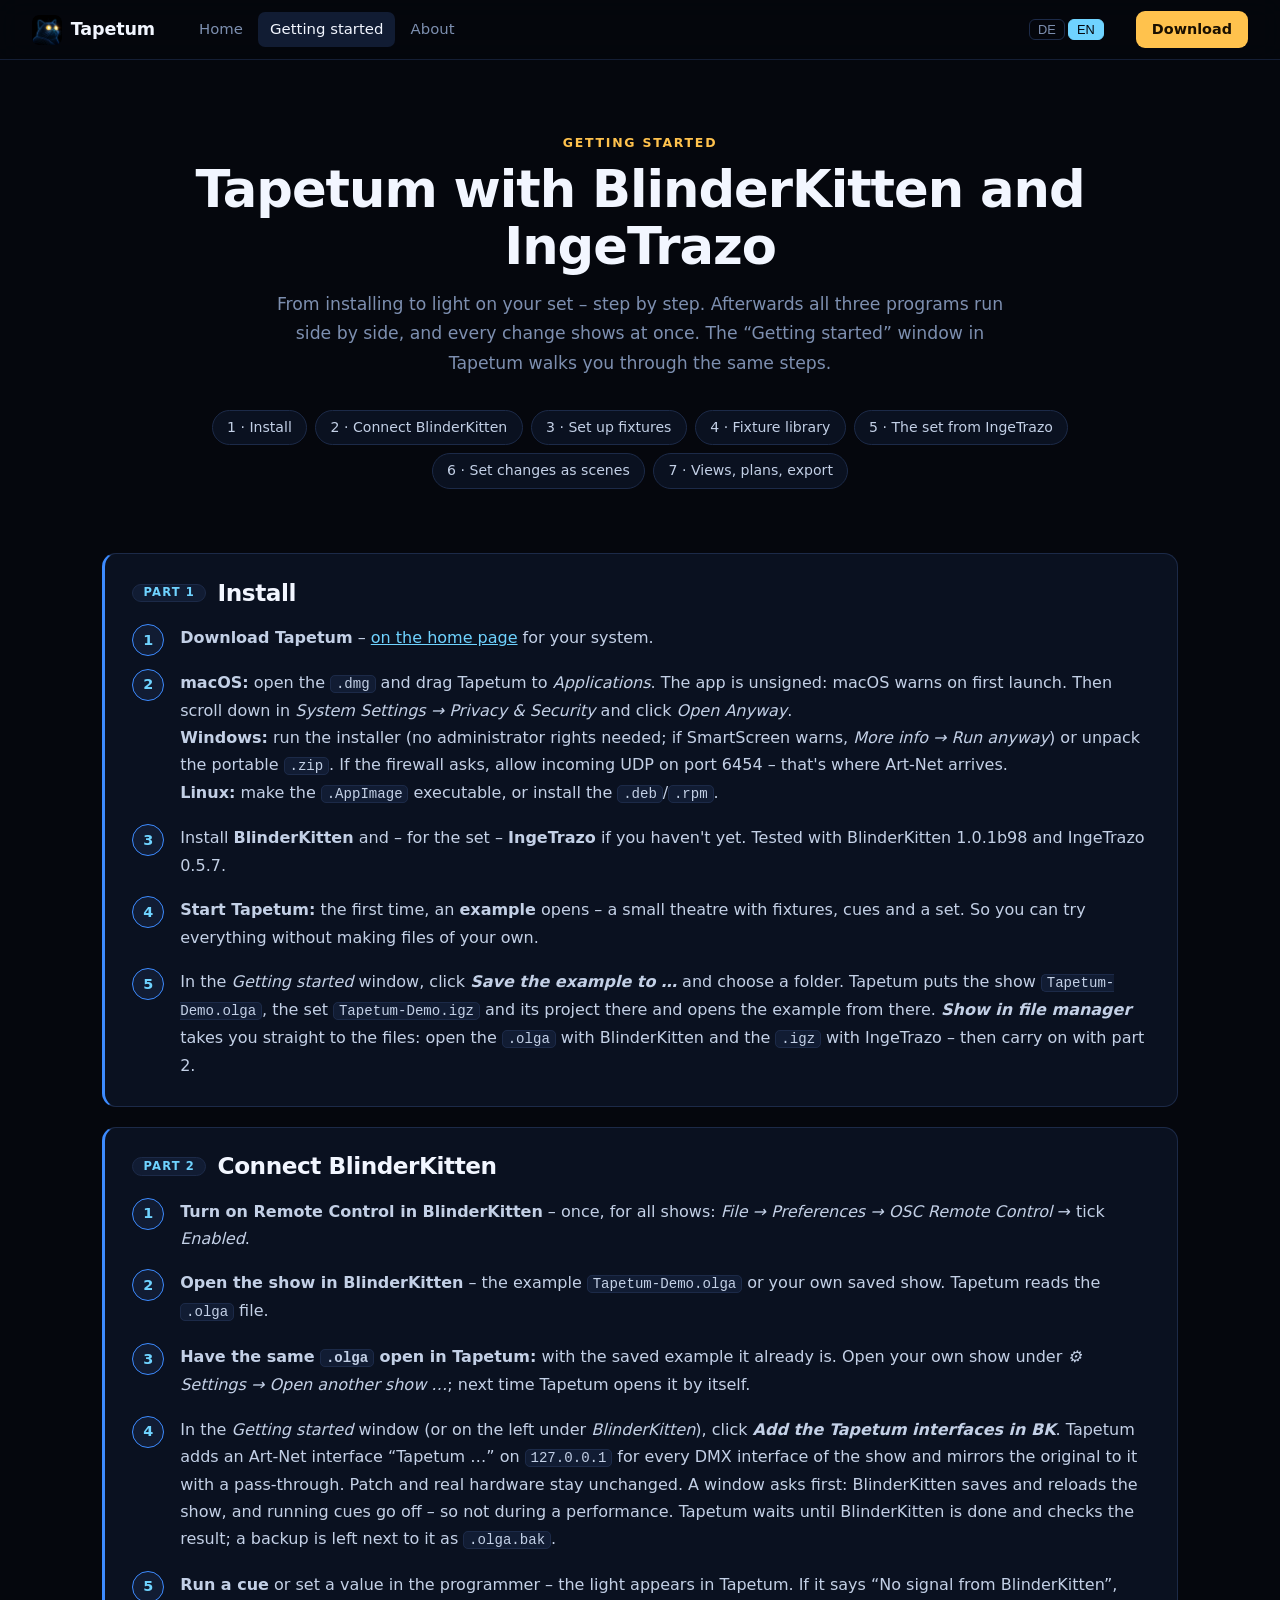
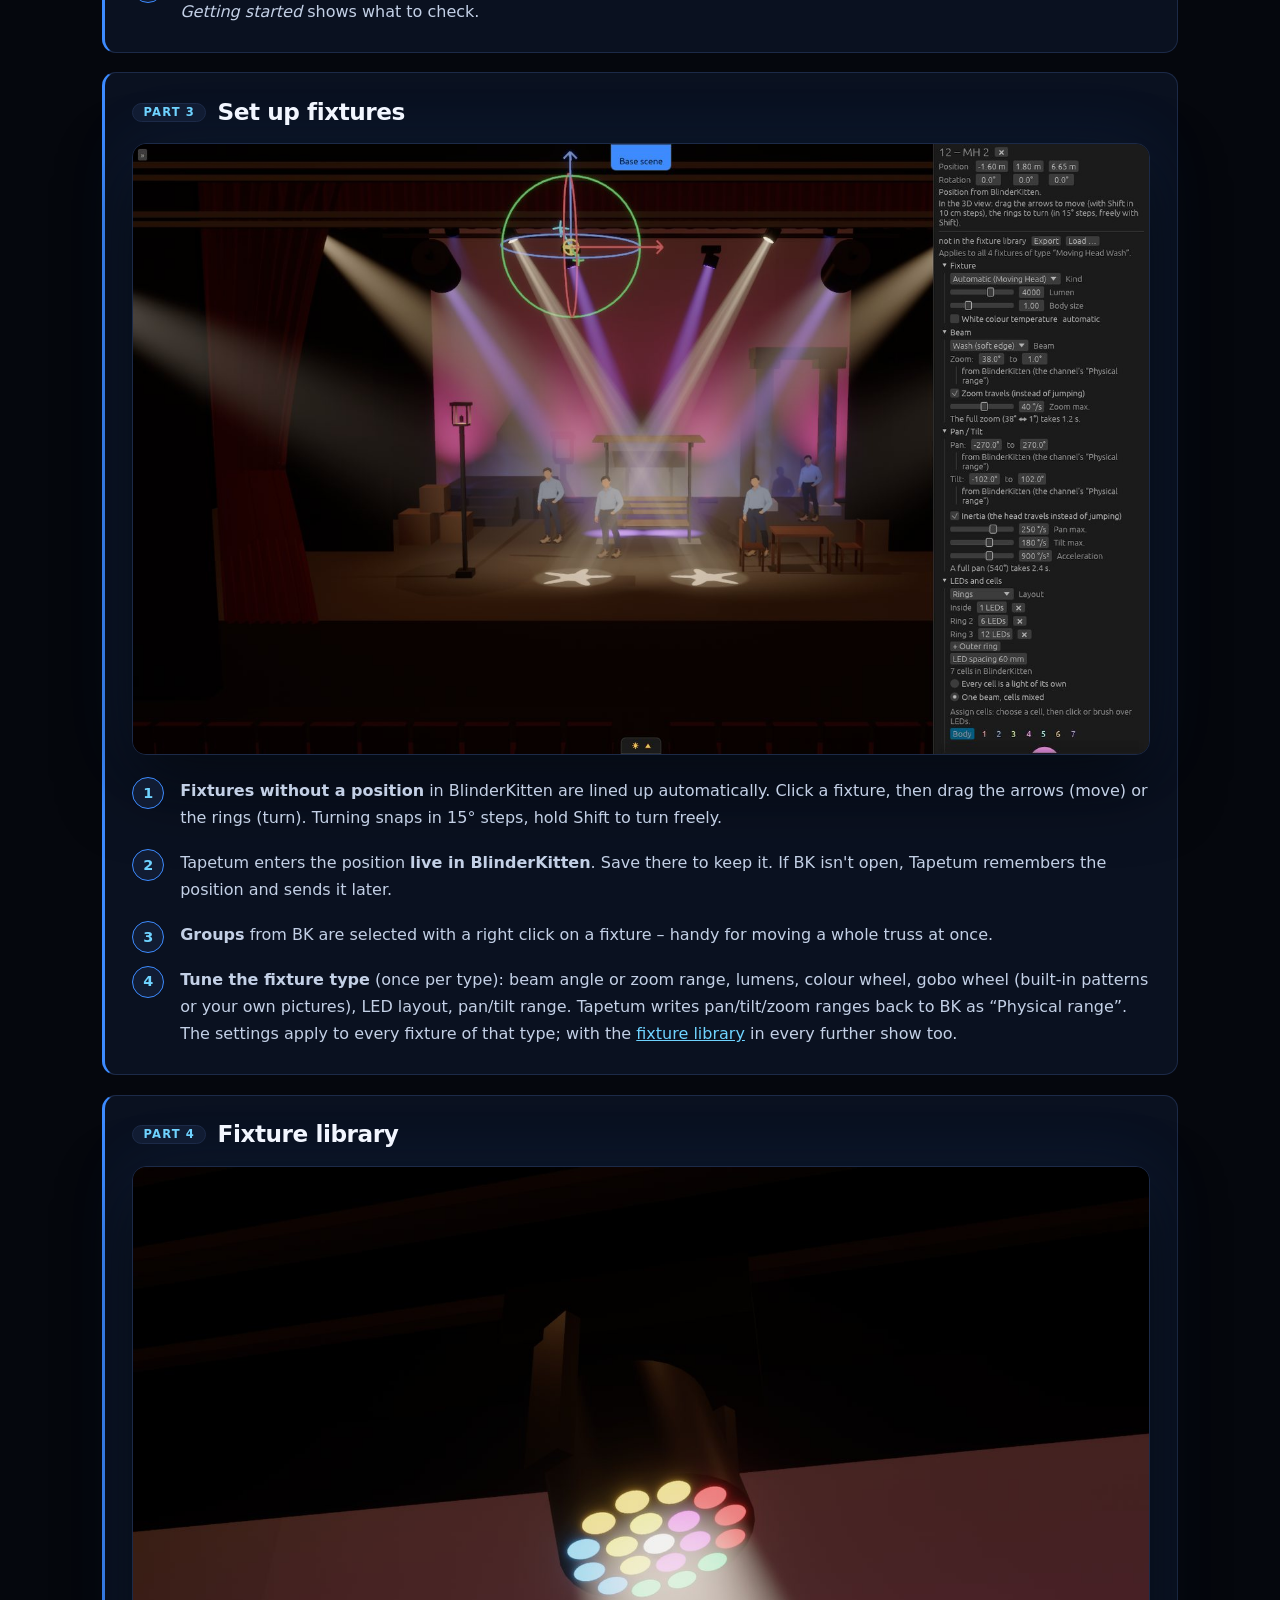
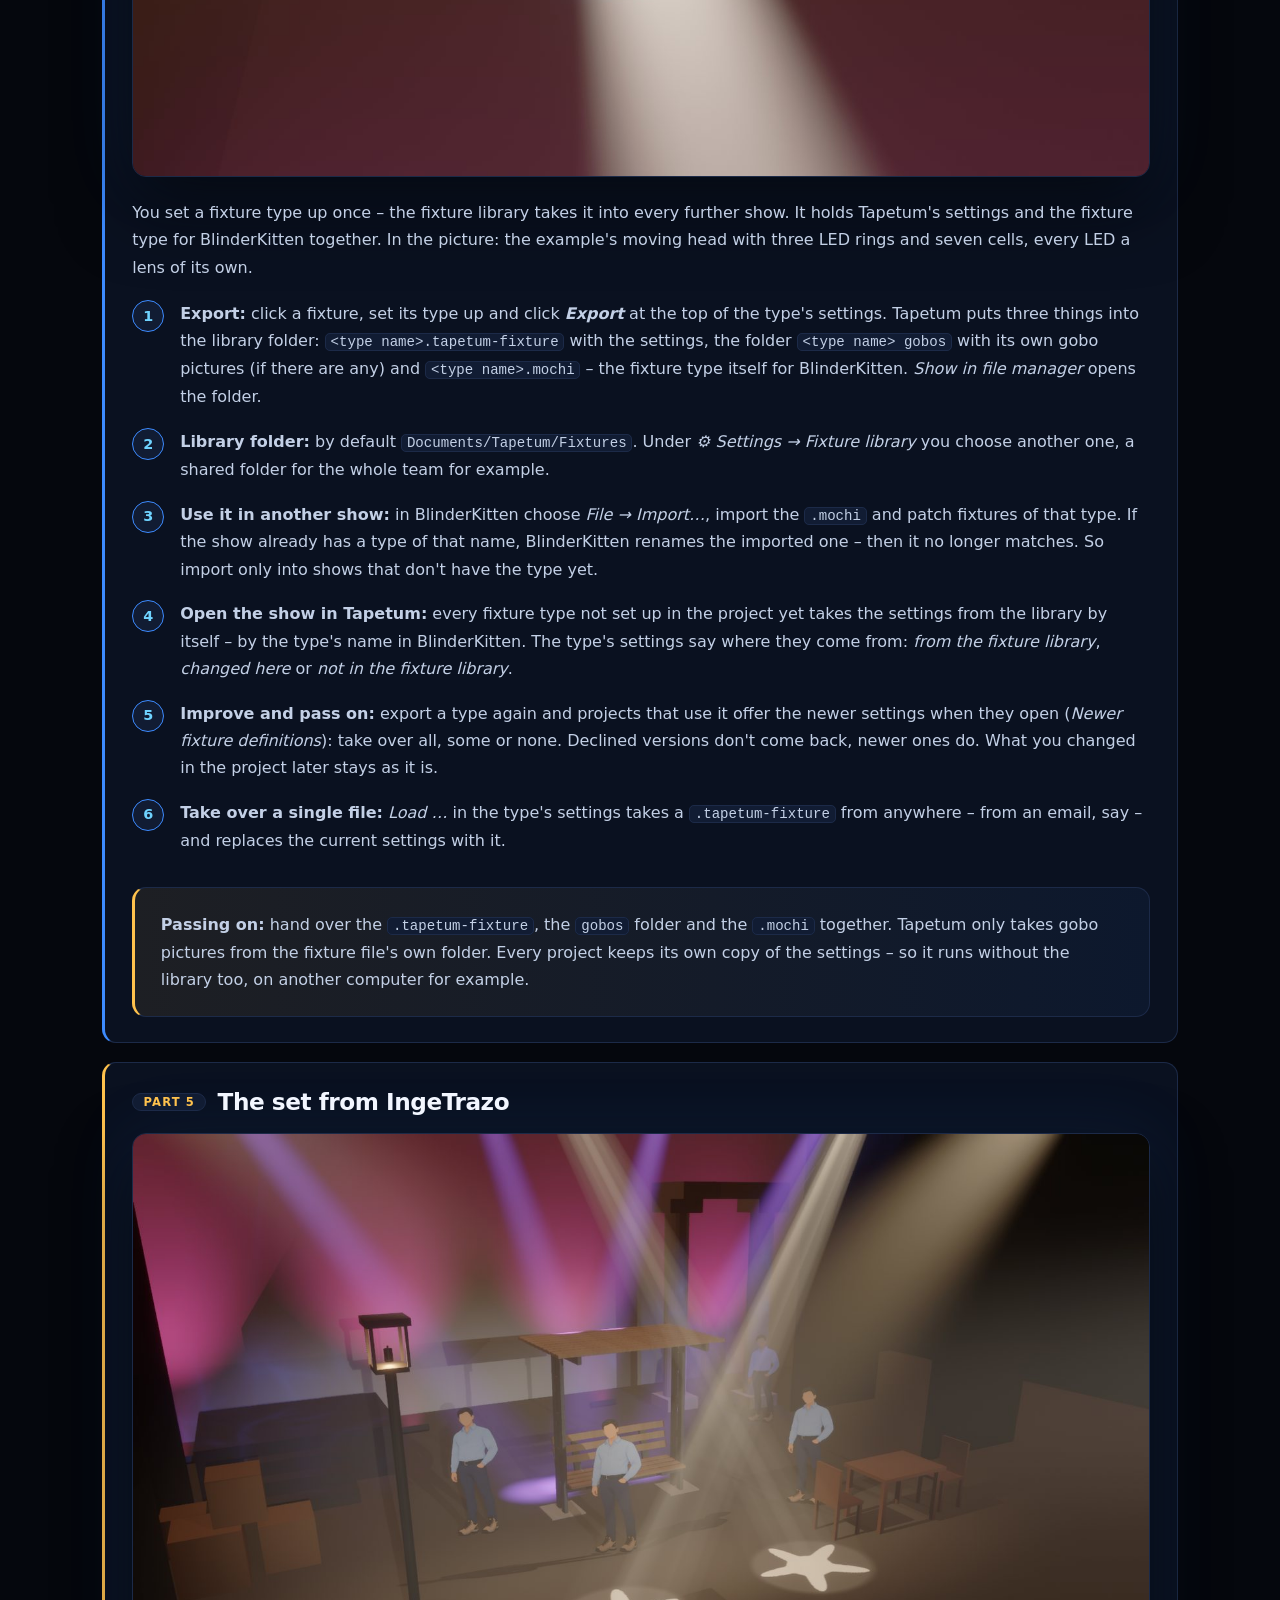
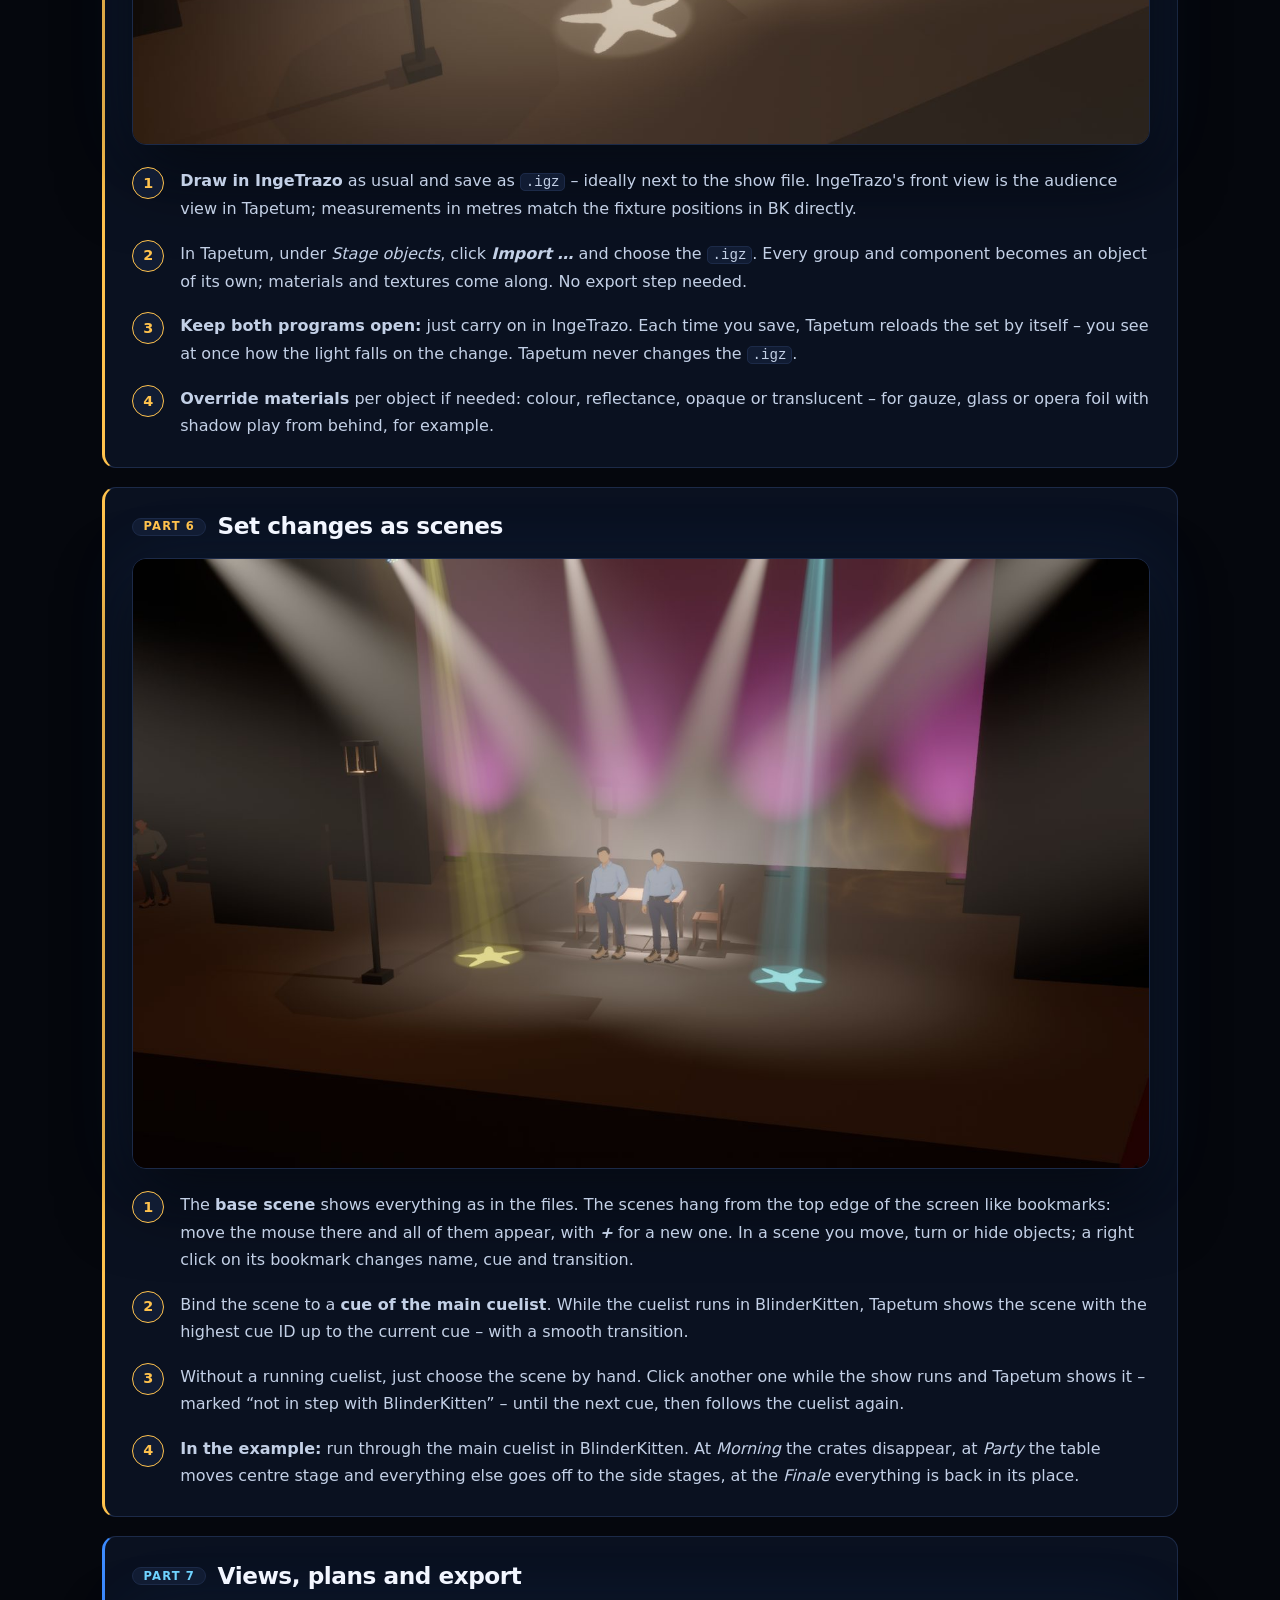
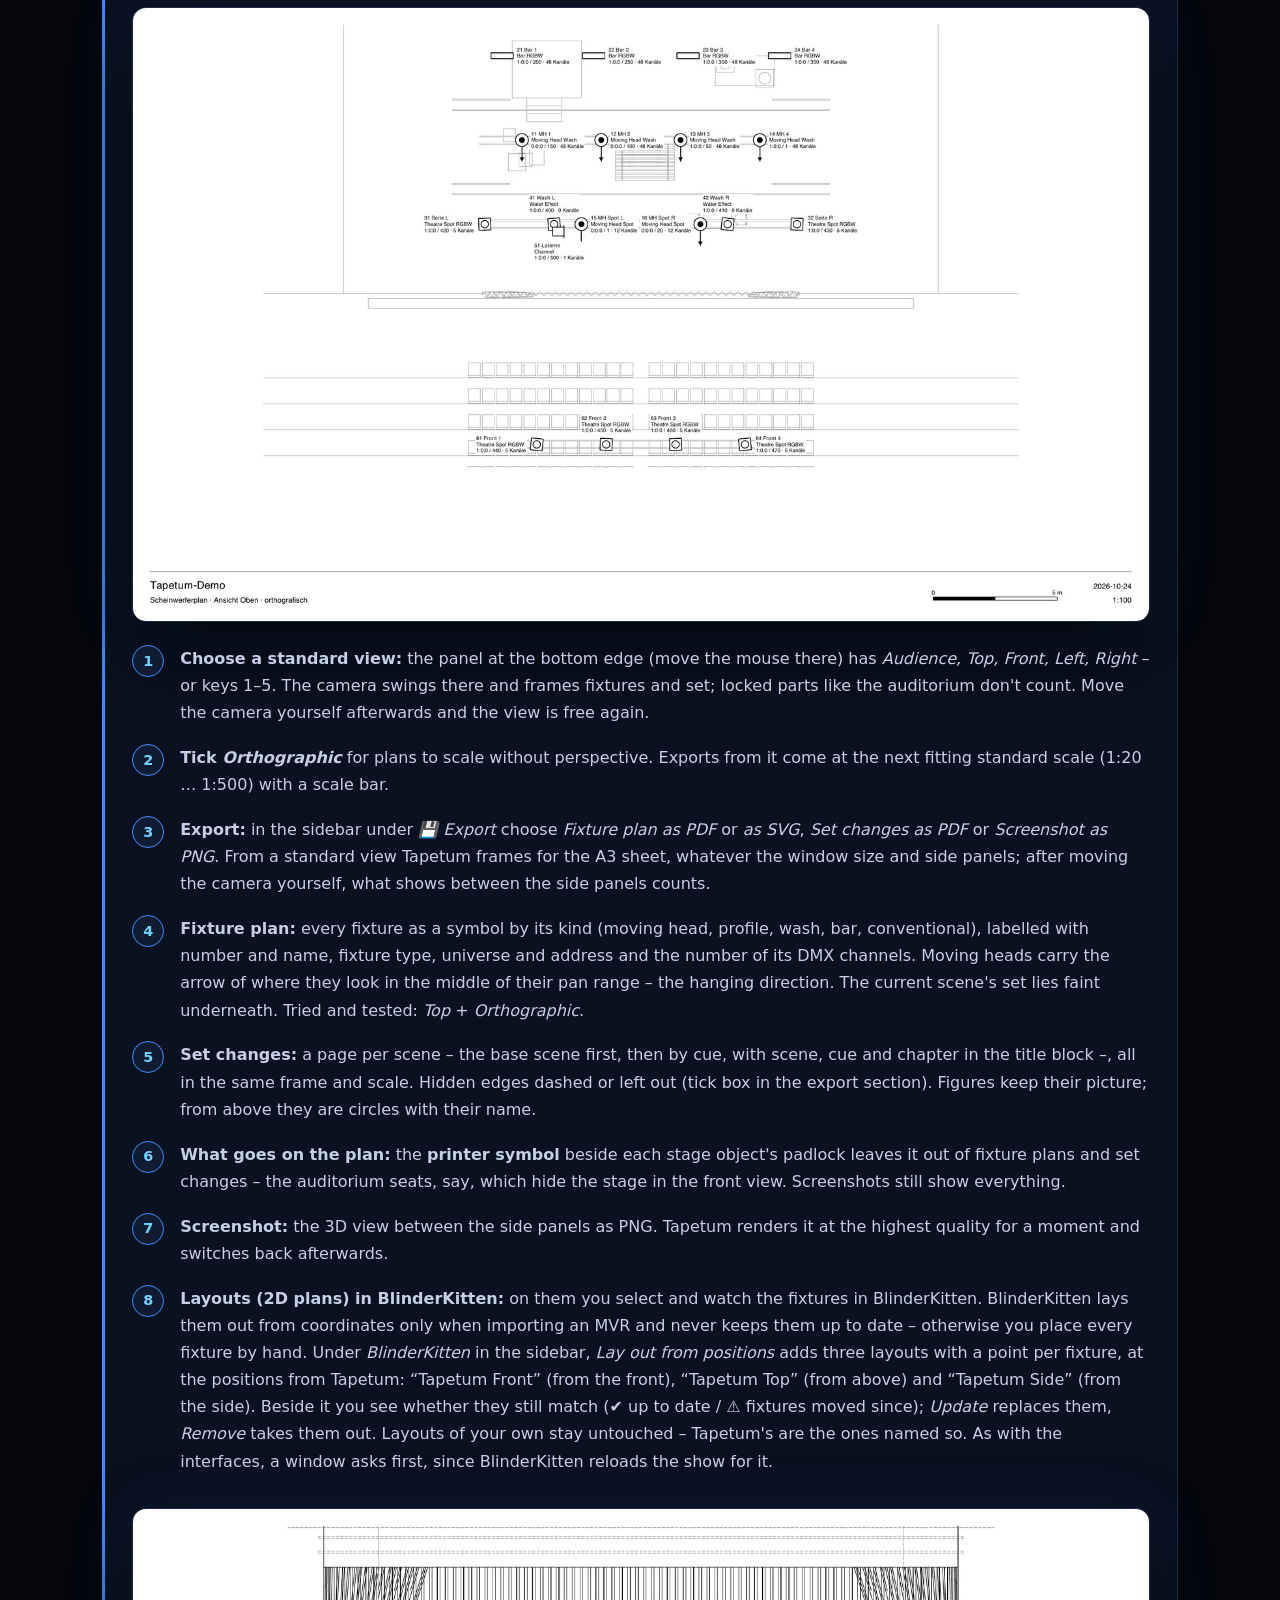
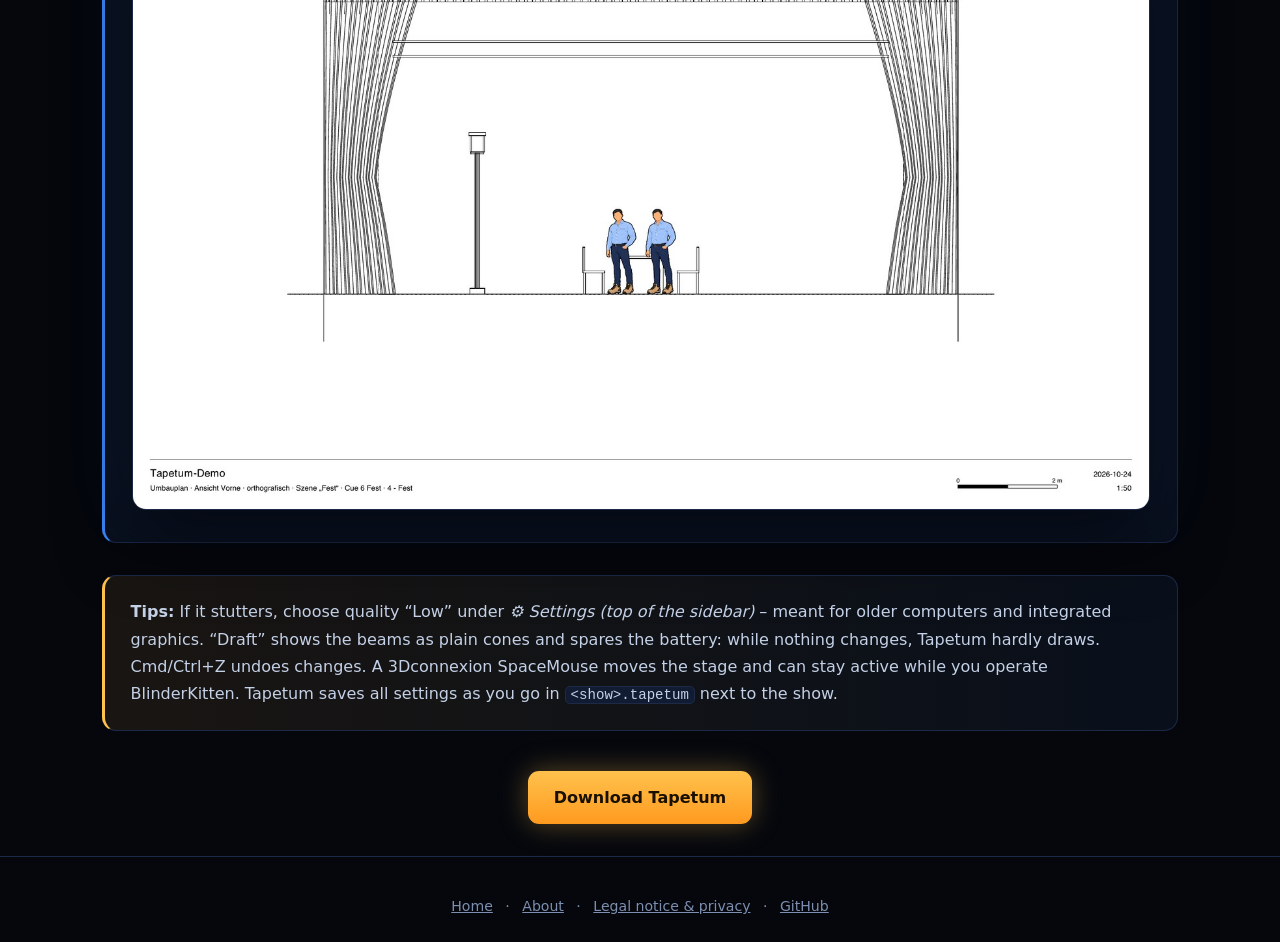
<file: website/start.html>
<!DOCTYPE html>
<html lang="de">

<head>
  <meta charset="UTF-8">
  <meta name="viewport" content="width=device-width, initial-scale=1.0">
  <title>Erste Schritte – Tapetum</title>
  <meta name="description" content="Schritt für Schritt: Tapetum installieren, mit BlinderKitten verbinden, Lampen platzieren und das Bühnenbild aus IngeTrazo live einbinden.">
  <link rel="canonical" href="https://tapetum.org/start.html">
  <meta name="theme-color" content="#05070d">
  <meta property="og:type" content="website">
  <meta property="og:site_name" content="Tapetum">
  <meta property="og:title" content="Erste Schritte – Tapetum">
  <meta property="og:image" content="https://tapetum.org/assets/open-graph.jpg">
  <link rel="icon" type="image/png" sizes="64x64" href="assets/favicon.png">
  <link rel="apple-touch-icon" href="assets/apple-touch-icon.png">
  <link rel="stylesheet" href="assets/style.css">
  <script src="assets/site.js"></script>
</head>

<body>
  <nav>
    <a class="nav-logo" href="index.html"><img src="assets/favicon.png" alt="">Tapetum</a>
    <div class="nav-links">
      <a href="index.html" data-de="Start" data-en="Home">Start</a>
      <a href="start.html" class="active" data-de="Erste Schritte" data-en="Getting started">Erste Schritte</a>
      <a href="about.html" data-de="Über" data-en="About">Über</a>
    </div>
    <div class="lang">
      <button class="lang-btn" data-lang="de" onclick="setLang('de')">DE</button>
      <button class="lang-btn" data-lang="en" onclick="setLang('en')">EN</button>
    </div>
    <a class="nav-cta" href="index.html#download" data-de="Herunterladen" data-en="Download">Herunterladen</a>
  </nav>

  <main>
    <div class="page-hero">
      <div class="kicker amber" data-de="Erste Schritte" data-en="Getting started">Erste Schritte</div>
      <h1 data-de="Tapetum mit BlinderKitten und IngeTrazo" data-en="Tapetum with BlinderKitten and IngeTrazo">Tapetum mit BlinderKitten und IngeTrazo</h1>
      <p class="sub de">Von der Installation bis zum Licht im Bühnenbild – Schritt für Schritt. Danach laufen alle drei Programme nebeneinander, und jede Änderung ist sofort zu sehen. Das Fenster „Erste Schritte“ in Tapetum führt dich durch dieselben Schritte.</p>
      <p class="sub en">From installing to light on your set – step by step. Afterwards all three programs run side by side, and every change shows at once. The “Getting started” window in Tapetum walks you through the same steps.</p>
      <div class="toc">
        <a href="#installieren" data-de="1 · Installieren" data-en="1 · Install">1 · Installieren</a>
        <a href="#verbinden" data-de="2 · BlinderKitten verbinden" data-en="2 · Connect BlinderKitten">2 · BlinderKitten verbinden</a>
        <a href="#lampen" data-de="3 · Lampen einrichten" data-en="3 · Set up fixtures">3 · Lampen einrichten</a>
        <a href="#bibliothek" data-de="4 · Gerätebibliothek" data-en="4 · Fixture library">4 · Gerätebibliothek</a>
        <a href="#buehnenbild" data-de="5 · Bühnenbild aus IngeTrazo" data-en="5 · The set from IngeTrazo">5 · Bühnenbild aus IngeTrazo</a>
        <a href="#szenen" data-de="6 · Umbauten als Szenen" data-en="6 · Set changes as scenes">6 · Umbauten als Szenen</a>
        <a href="#plaene" data-de="7 · Ansichten, Pläne, Export" data-en="7 · Views, plans, export">7 · Ansichten, Pläne, Export</a>
      </div>
    </div>

      <div class="guide">
        <div class="phase" id="installieren">
          <h2><span class="tag" data-de="Teil 1" data-en="Part 1">Teil 1</span> <span data-de="Installieren" data-en="Install">Installieren</span></h2>
          <ol class="steps de">
            <li><strong>Tapetum herunterladen</strong> – <a href="index.html#download">auf der Startseite</a> für dein System.</li>
            <li><strong>macOS:</strong> <code>.dmg</code> öffnen und Tapetum in <em>Programme</em> ziehen. Die App ist nicht signiert: Beim ersten Start warnt macOS. Dann unter <em>Systemeinstellungen → Datenschutz &amp; Sicherheit</em> nach unten scrollen und <em>Trotzdem öffnen</em> klicken.<br>
              <strong>Windows:</strong> Installer ausführen (keine Administratorrechte nötig; warnt SmartScreen, <em>Weitere Informationen → Trotzdem ausführen</em>) oder die portable <code>.zip</code> entpacken. Fragt die Firewall, eingehendes UDP auf Port 6454 erlauben – darüber kommt das Art-Net.<br>
              <strong>Linux:</strong> <code>.AppImage</code> ausführbar machen, oder <code>.deb</code>/<code>.rpm</code> installieren.</li>
            <li><strong>BlinderKitten</strong> und – für das Bühnenbild – <strong>IngeTrazo</strong> installieren, falls noch nicht geschehen. Getestet mit BlinderKitten 1.0.1b98 und IngeTrazo 0.5.7.</li>
            <li><strong>Tapetum starten:</strong> Beim ersten Start öffnet sich ein <strong>Beispiel</strong> – ein kleines Theater mit Lampen, Cues und Bühnenbild. So kannst du alles ausprobieren, ohne eigene Dateien anzulegen.</li>
            <li>Im Fenster <em>Erste Schritte</em> auf <strong><em>Beispiel speichern unter …</em></strong> klicken und einen Ordner wählen. Tapetum legt dort die Show <code>Tapetum-Demo.olga</code>, das Bühnenbild <code>Tapetum-Demo.igz</code> und sein Projekt ab und öffnet das Beispiel von dort. Mit <strong><em>Im Dateimanager zeigen</em></strong> kommst du direkt zu den Dateien: Öffne die <code>.olga</code> mit BlinderKitten und die <code>.igz</code> mit IngeTrazo – weiter geht's in Teil 2.</li>
          </ol>
          <ol class="steps en">
            <li><strong>Download Tapetum</strong> – <a href="index.html#download">on the home page</a> for your system.</li>
            <li><strong>macOS:</strong> open the <code>.dmg</code> and drag Tapetum to <em>Applications</em>. The app is unsigned: macOS warns on first launch. Then scroll down in <em>System Settings → Privacy &amp; Security</em> and click <em>Open Anyway</em>.<br>
              <strong>Windows:</strong> run the installer (no administrator rights needed; if SmartScreen warns, <em>More info → Run anyway</em>) or unpack the portable <code>.zip</code>. If the firewall asks, allow incoming UDP on port 6454 – that's where Art-Net arrives.<br>
              <strong>Linux:</strong> make the <code>.AppImage</code> executable, or install the <code>.deb</code>/<code>.rpm</code>.</li>
            <li>Install <strong>BlinderKitten</strong> and – for the set – <strong>IngeTrazo</strong> if you haven't yet. Tested with BlinderKitten 1.0.1b98 and IngeTrazo 0.5.7.</li>
            <li><strong>Start Tapetum:</strong> the first time, an <strong>example</strong> opens – a small theatre with fixtures, cues and a set. So you can try everything without making files of your own.</li>
            <li>In the <em>Getting started</em> window, click <strong><em>Save the example to …</em></strong> and choose a folder. Tapetum puts the show <code>Tapetum-Demo.olga</code>, the set <code>Tapetum-Demo.igz</code> and its project there and opens the example from there. <strong><em>Show in file manager</em></strong> takes you straight to the files: open the <code>.olga</code> with BlinderKitten and the <code>.igz</code> with IngeTrazo – then carry on with part 2.</li>
          </ol>
        </div>

        <div class="phase" id="verbinden">
          <h2><span class="tag" data-de="Teil 2" data-en="Part 2">Teil 2</span> <span data-de="Mit BlinderKitten verbinden" data-en="Connect BlinderKitten">Mit BlinderKitten verbinden</span></h2>
          <ol class="steps de">
            <li><strong>In BlinderKitten die Remote Control einschalten</strong> – einmalig, gilt für alle Shows: <em>File → Preferences → OSC Remote Control</em> → <em>Enabled</em> anhaken.</li>
            <li><strong>Die Show in BlinderKitten öffnen</strong> – das Beispiel <code>Tapetum-Demo.olga</code> oder deine eigene, gespeicherte Show. Tapetum liest die <code>.olga</code>-Datei.</li>
            <li><strong>In Tapetum dieselbe <code>.olga</code> offen haben:</strong> Beim gespeicherten Beispiel ist sie es schon. Deine eigene Show öffnest du unter <em>⚙ Einstellungen → Andere Show öffnen …</em>; beim nächsten Start öffnet Tapetum sie von selbst.</li>
            <li>Im Fenster <em>Erste Schritte</em> (oder links unter <em>BlinderKitten</em>) auf <strong><em>Tapetum-Interfaces in BK anlegen</em></strong> klicken. Tapetum legt für jedes DMX-Interface der Show ein Art-Net-Interface „Tapetum …“ auf <code>127.0.0.1</code> an und spiegelt das Original per Pass-through dorthin. Patch und echte Hardware bleiben unverändert. Vorher fragt ein Fenster nach: BlinderKitten speichert und lädt die Show neu, laufende Cues gehen dabei aus – also nicht während einer Vorstellung. Tapetum wartet, bis BlinderKitten fertig ist, und prüft das Ergebnis; eine Sicherung liegt als <code>.olga.bak</code> daneben.</li>
            <li><strong>Eine Cue starten</strong> oder im Programmer einen Wert setzen – das Licht erscheint in Tapetum. Steht dort „Kein Signal von BlinderKitten“, zeigt Tapetum unter <em>Erste Schritte</em>, was zu prüfen ist.</li>
          </ol>
          <ol class="steps en">
            <li><strong>Turn on Remote Control in BlinderKitten</strong> – once, for all shows: <em>File → Preferences → OSC Remote Control</em> → tick <em>Enabled</em>.</li>
            <li><strong>Open the show in BlinderKitten</strong> – the example <code>Tapetum-Demo.olga</code> or your own saved show. Tapetum reads the <code>.olga</code> file.</li>
            <li><strong>Have the same <code>.olga</code> open in Tapetum:</strong> with the saved example it already is. Open your own show under <em>⚙ Settings → Open another show …</em>; next time Tapetum opens it by itself.</li>
            <li>In the <em>Getting started</em> window (or on the left under <em>BlinderKitten</em>), click <strong><em>Add the Tapetum interfaces in BK</em></strong>. Tapetum adds an Art-Net interface “Tapetum …” on <code>127.0.0.1</code> for every DMX interface of the show and mirrors the original to it with a pass-through. Patch and real hardware stay unchanged. A window asks first: BlinderKitten saves and reloads the show, and running cues go off – so not during a performance. Tapetum waits until BlinderKitten is done and checks the result; a backup is left next to it as <code>.olga.bak</code>.</li>
            <li><strong>Run a cue</strong> or set a value in the programmer – the light appears in Tapetum. If it says “No signal from BlinderKitten”, <em>Getting started</em> shows what to check.</li>
          </ol>
        </div>

        <div class="phase" id="lampen">
          <h2><span class="tag" data-de="Teil 3" data-en="Part 3">Teil 3</span> <span data-de="Lampen einrichten" data-en="Set up fixtures">Lampen einrichten</span></h2>
          <div class="shot"><img src="assets/app-de.jpg" class="de" alt="Ausgewählter Moving Head mit Pfeilen und Ringen zum Verschieben und Drehen, rechts die Einstellungen des Gerätetyps" loading="lazy"><img src="assets/app-en.jpg" class="en" alt="Selected moving head with arrows and rings for moving and turning, the fixture type's settings on the right" loading="lazy"></div>
          <ol class="steps de">
            <li><strong>Lampen ohne Position</strong> in BlinderKitten stellt Tapetum automatisch in Reihen auf. Eine Lampe anklicken, dann an den Pfeilen ziehen (verschieben) oder an den Ringen (drehen). Drehen rastet in 15°-Schritten ein, mit gedrückter Shift-Taste frei.</li>
            <li>Tapetum trägt die Position <strong>live in BlinderKitten</strong> ein. Dort speichern, damit sie bleibt. Ist BK gerade nicht offen, merkt sich Tapetum die Position und überträgt sie später.</li>
            <li><strong>Gruppen</strong> aus BK wählst du per Rechtsklick auf eine Lampe – praktisch, um eine ganze Traverse auf einmal zu verschieben.</li>
            <li><strong>Gerätetyp anpassen</strong> (einmal pro Typ): Strahlwinkel bzw. Zoombereich, Lichtstrom, Farbrad, Goborad (eingebaute Muster oder eigene Bilder), LED-Anordnung, Pan/Tilt-Bereich. Pan/Tilt/Zoom-Bereiche schreibt Tapetum als „Physical range“ nach BK zurück. Die Einstellungen gelten für alle Lampen dieses Typs; mit der <a href="#bibliothek">Gerätebibliothek</a> auch in jeder weiteren Show.</li>
          </ol>
          <ol class="steps en">
            <li><strong>Fixtures without a position</strong> in BlinderKitten are lined up automatically. Click a fixture, then drag the arrows (move) or the rings (turn). Turning snaps in 15° steps, hold Shift to turn freely.</li>
            <li>Tapetum enters the position <strong>live in BlinderKitten</strong>. Save there to keep it. If BK isn't open, Tapetum remembers the position and sends it later.</li>
            <li><strong>Groups</strong> from BK are selected with a right click on a fixture – handy for moving a whole truss at once.</li>
            <li><strong>Tune the fixture type</strong> (once per type): beam angle or zoom range, lumens, colour wheel, gobo wheel (built-in patterns or your own pictures), LED layout, pan/tilt range. Tapetum writes pan/tilt/zoom ranges back to BK as “Physical range”. The settings apply to every fixture of that type; with the <a href="#bibliothek">fixture library</a> in every further show too.</li>
          </ol>
        </div>

        <div class="phase" id="bibliothek">
          <h2><span class="tag" data-de="Teil 4" data-en="Part 4">Teil 4</span> <span data-de="Gerätebibliothek" data-en="Fixture library">Gerätebibliothek</span></h2>
          <div class="shot"><img src="assets/cells.jpg" alt="Moving Head im Beispiel von unten: eine LED in der Mitte, Ringe aus 6 und 12 LEDs, jede Zelle in einer anderen Farbe" loading="lazy"></div>
          <p style="margin-bottom:1.2rem" class="de">Einen Gerätetyp richtest du einmal ein – die Gerätebibliothek nimmt ihn in jede weitere Show mit. Darin liegen Tapetums Einstellungen und der Gerätetyp für BlinderKitten zusammen. Im Bild: der Moving Head des Beispiels mit drei LED-Ringen und sieben Zellen, jede LED als eigene Linse.</p>
          <p style="margin-bottom:1.2rem" class="en">You set a fixture type up once – the fixture library takes it into every further show. It holds Tapetum's settings and the fixture type for BlinderKitten together. In the picture: the example's moving head with three LED rings and seven cells, every LED a lens of its own.</p>
          <ol class="steps de">
            <li><strong>Exportieren:</strong> Eine Lampe anklicken, ihren Gerätetyp einrichten und oben in den Typ-Einstellungen auf <strong><em>Exportieren</em></strong> klicken. Tapetum legt im Bibliotheksordner drei Dinge ab: <code>&lt;Typname&gt;.tapetum-fixture</code> mit den Einstellungen, den Ordner <code>&lt;Typname&gt; gobos</code> mit eigenen Gobo-Bildern (falls es welche gibt) und <code>&lt;Typname&gt;.mochi</code> – den Gerätetyp selbst für BlinderKitten. <em>Im Dateimanager zeigen</em> öffnet den Ordner.</li>
            <li><strong>Bibliotheksordner:</strong> Standard ist <code>Dokumente/Tapetum/Fixtures</code>. Unter <em>⚙ Einstellungen → Gerätebibliothek</em> wählst du einen anderen, etwa einen geteilten Ordner für das ganze Team.</li>
            <li><strong>In einer anderen Show nutzen:</strong> In BlinderKitten <em>File → Import…</em> wählen, die <code>.mochi</code> importieren und Lampen dieses Typs patchen. Gibt es in der Show schon einen Typ gleichen Namens, benennt BlinderKitten den importierten um – dann passt er nicht mehr. Also nur in Shows importieren, die den Typ noch nicht haben.</li>
            <li><strong>Show in Tapetum öffnen:</strong> Jeder Gerätetyp, der im Projekt noch nicht eingerichtet ist, übernimmt die Einstellungen aus der Bibliothek von selbst – über den Namen des Typs in BlinderKitten. In den Typ-Einstellungen steht, woher sie kommen: <em>aus der Gerätebibliothek</em>, <em>hier geändert</em> oder <em>nicht in der Gerätebibliothek</em>.</li>
            <li><strong>Verbessern und verteilen:</strong> Exportierst du einen Typ erneut, bieten Projekte, die ihn nutzen, beim Öffnen die neueren Einstellungen an (<em>Neuere Gerätedefinitionen</em>): alle, einige oder keine übernehmen. Abgelehnte Fassungen kommen nicht wieder, neuere schon. Was du im Projekt später geändert hast, bleibt unangetastet.</li>
            <li><strong>Einzelne Datei übernehmen:</strong> <em>Laden …</em> in den Typ-Einstellungen nimmt eine <code>.tapetum-fixture</code> von irgendwo – zum Beispiel aus einer Mail – und ersetzt damit die jetzigen Einstellungen.</li>
          </ol>
          <ol class="steps en">
            <li><strong>Export:</strong> click a fixture, set its type up and click <strong><em>Export</em></strong> at the top of the type's settings. Tapetum puts three things into the library folder: <code>&lt;type name&gt;.tapetum-fixture</code> with the settings, the folder <code>&lt;type name&gt; gobos</code> with its own gobo pictures (if there are any) and <code>&lt;type name&gt;.mochi</code> – the fixture type itself for BlinderKitten. <em>Show in file manager</em> opens the folder.</li>
            <li><strong>Library folder:</strong> by default <code>Documents/Tapetum/Fixtures</code>. Under <em>⚙ Settings → Fixture library</em> you choose another one, a shared folder for the whole team for example.</li>
            <li><strong>Use it in another show:</strong> in BlinderKitten choose <em>File → Import…</em>, import the <code>.mochi</code> and patch fixtures of that type. If the show already has a type of that name, BlinderKitten renames the imported one – then it no longer matches. So import only into shows that don't have the type yet.</li>
            <li><strong>Open the show in Tapetum:</strong> every fixture type not set up in the project yet takes the settings from the library by itself – by the type's name in BlinderKitten. The type's settings say where they come from: <em>from the fixture library</em>, <em>changed here</em> or <em>not in the fixture library</em>.</li>
            <li><strong>Improve and pass on:</strong> export a type again and projects that use it offer the newer settings when they open (<em>Newer fixture definitions</em>): take over all, some or none. Declined versions don't come back, newer ones do. What you changed in the project later stays as it is.</li>
            <li><strong>Take over a single file:</strong> <em>Load …</em> in the type's settings takes a <code>.tapetum-fixture</code> from anywhere – from an email, say – and replaces the current settings with it.</li>
          </ol>
          <div class="note de" style="margin-top:1rem"><strong>Weitergeben:</strong> Gib die <code>.tapetum-fixture</code>, den <code>gobos</code>-Ordner und die <code>.mochi</code> zusammen weiter. Gobo-Bilder übernimmt Tapetum nur aus dem Ordner der Gerätedatei selbst. Jedes Projekt behält seine eigene Kopie der Einstellungen – es läuft also auch ohne Bibliothek, zum Beispiel auf einem anderen Rechner.</div>
          <div class="note en" style="margin-top:1rem"><strong>Passing on:</strong> hand over the <code>.tapetum-fixture</code>, the <code>gobos</code> folder and the <code>.mochi</code> together. Tapetum only takes gobo pictures from the fixture file's own folder. Every project keeps its own copy of the settings – so it runs without the library too, on another computer for example.</div>
        </div>

        <div class="phase amber" id="buehnenbild">
          <h2><span class="tag" data-de="Teil 5" data-en="Part 5">Teil 5</span> <span data-de="Bühnenbild aus IngeTrazo" data-en="The set from IngeTrazo">Bühnenbild aus IngeTrazo</span></h2>
          <div class="shot"><img src="assets/set.jpg" alt="Bank und Laterne aus IngeTrazo auf der Bühne, Stern-Gobos auf dem Boden" loading="lazy"></div>
          <ol class="steps de">
            <li><strong>In IngeTrazo zeichnen</strong> wie gewohnt und als <code>.igz</code> speichern – am besten neben der Show-Datei. Die Vorderansicht von IngeTrazo ist die Zuschauersicht in Tapetum; Maße in Metern passen direkt zu den Lampenpositionen in BK.</li>
            <li>In Tapetum unter <em>Bühnenobjekte</em> auf <strong><em>Importieren …</em></strong> klicken und die <code>.igz</code> wählen. Jede Gruppe und Komponente wird ein eigenes Objekt; Materialien und Texturen kommen mit. Ein Exportschritt ist nicht nötig.</li>
            <li><strong>Beide Programme offen lassen:</strong> Arbeite einfach in IngeTrazo weiter. Nach jedem Speichern lädt Tapetum das Bühnenbild von selbst neu – du siehst sofort, wie das Licht auf die Änderung fällt. Tapetum verändert die <code>.igz</code> nie.</li>
            <li><strong>Materialien</strong> pro Objekt überschreiben, wenn nötig: Farbe, Reflexionsgrad, opak oder transluzent – zum Beispiel für Gaze, Glas oder Operafolie mit Schattenspiel von hinten.</li>
          </ol>
          <ol class="steps en">
            <li><strong>Draw in IngeTrazo</strong> as usual and save as <code>.igz</code> – ideally next to the show file. IngeTrazo's front view is the audience view in Tapetum; measurements in metres match the fixture positions in BK directly.</li>
            <li>In Tapetum, under <em>Stage objects</em>, click <strong><em>Import …</em></strong> and choose the <code>.igz</code>. Every group and component becomes an object of its own; materials and textures come along. No export step needed.</li>
            <li><strong>Keep both programs open:</strong> just carry on in IngeTrazo. Each time you save, Tapetum reloads the set by itself – you see at once how the light falls on the change. Tapetum never changes the <code>.igz</code>.</li>
            <li><strong>Override materials</strong> per object if needed: colour, reflectance, opaque or translucent – for gauze, glass or opera foil with shadow play from behind, for example.</li>
          </ol>
        </div>

        <div class="phase amber" id="szenen">
          <h2><span class="tag" data-de="Teil 6" data-en="Part 6">Teil 6</span> <span data-de="Umbauten als Szenen" data-en="Set changes as scenes">Umbauten als Szenen</span></h2>
          <div class="shot"><img src="assets/party.jpg" alt="Szene „Fest“ im Beispiel: der Tisch in der Mitte, zwei Personen davor, gelbe und türkise Stern-Gobos daneben, Strahlen im Haze" loading="lazy"></div>
          <ol class="steps de">
            <li>Die <strong>Grundszene</strong> zeigt alles wie in den Dateien. Die Szenen hängen wie Lesezeichen von der oberen Bildschirmkante: Fährst du mit der Maus darüber, erscheinen alle, dazu <strong><em>+</em></strong> für eine neue. In einer Szene verschiebst, drehst oder versteckst du Objekte; ein Rechtsklick auf das Lesezeichen ändert Name, Cue und Übergang.</li>
            <li>Die Szene an eine <strong>Cue der Main-Cuelist</strong> koppeln. Läuft die Cuelist in BlinderKitten, zeigt Tapetum jeweils die Szene mit der höchsten Cue-ID bis zur aktuellen Cue – mit weichem Übergang.</li>
            <li>Ohne laufende Cuelist wählst du die Szene einfach von Hand. Klickst du während der Vorstellung eine andere an, zeigt Tapetum sie – als „nicht synchron mit BlinderKitten“ markiert – bis zum nächsten Cue, dann folgt es wieder der Cuelist.</li>
            <li><strong>Im Beispiel:</strong> Fahr die Main-Cuelist in BlinderKitten durch. Bei <em>Morgen</em> verschwinden die Kisten, bei <em>Fest</em> rückt der Tisch in die Mitte und alles andere fährt auf die Seitenbühnen, beim <em>Finale</em> steht alles wieder an seinem Platz.</li>
          </ol>
          <ol class="steps en">
            <li>The <strong>base scene</strong> shows everything as in the files. The scenes hang from the top edge of the screen like bookmarks: move the mouse there and all of them appear, with <strong><em>+</em></strong> for a new one. In a scene you move, turn or hide objects; a right click on its bookmark changes name, cue and transition.</li>
            <li>Bind the scene to a <strong>cue of the main cuelist</strong>. While the cuelist runs in BlinderKitten, Tapetum shows the scene with the highest cue ID up to the current cue – with a smooth transition.</li>
            <li>Without a running cuelist, just choose the scene by hand. Click another one while the show runs and Tapetum shows it – marked “not in step with BlinderKitten” – until the next cue, then follows the cuelist again.</li>
            <li><strong>In the example:</strong> run through the main cuelist in BlinderKitten. At <em>Morning</em> the crates disappear, at <em>Party</em> the table moves centre stage and everything else goes off to the side stages, at the <em>Finale</em> everything is back in its place.</li>
          </ol>
        </div>

        <div class="phase" id="plaene">
          <h2><span class="tag" data-de="Teil 7" data-en="Part 7">Teil 7</span> <span data-de="Ansichten, Pläne und Export" data-en="Views, plans and export">Ansichten, Pläne und Export</span></h2>
          <div class="shot"><img src="assets/plan.jpg" alt="Scheinwerferplan des Beispiels von oben im Maßstab 1:100" loading="lazy"></div>
          <ol class="steps de">
            <li><strong>Standardansicht wählen:</strong> Im Bedienpanel am unteren Bildschirmrand (Maus an den unteren Rand) stehen <em>Publikum, Oben, Vorne, Links, Rechts</em> – oder die Tasten 1–5. Die Kamera schwenkt hin und rahmt Lampen und Bühnenbild; gesperrte Teile wie der Zuschauerraum zählen nicht mit. Bewegst du die Kamera danach selbst, ist die Ansicht wieder frei.</li>
            <li><strong><em>Orthografisch</em> anhaken</strong> für maßstäbliche Pläne ohne Perspektive. Exporte daraus kommen im nächstpassenden Standardmaßstab (1:20 … 1:500) mit Maßstabsbalken.</li>
            <li><strong>Exportieren:</strong> In der Seitenleiste unter <em>💾 Export</em> wählst du <em>Scheinwerferplan als PDF</em> oder <em>als SVG</em>, <em>Umbaupläne als PDF</em> oder <em>Screenshot als PNG</em>. Aus einer Standardansicht rahmt Tapetum fürs A3-Blatt, unabhängig von Fenstergröße und Seitenleisten; nach einer eigenen Kamerafahrt gilt, was zwischen den Seitenleisten zu sehen ist.</li>
            <li><strong>Scheinwerferplan:</strong> jede Lampe als Symbol nach ihrer Art (Moving Head, Profil, Wash, Bar, Konventionell), beschriftet mit Nummer und Name, Gerätetyp, Universum und Adresse und der Zahl ihrer DMX-Kanäle. Moving Heads tragen den Pfeil, wohin sie in der Mitte ihres Pan-Bereichs schauen – die Hängerichtung. Das Bühnenbild der aktuellen Szene liegt blass darunter. Bewährt hat sich: <em>Oben</em> + <em>Orthografisch</em>.</li>
            <li><strong>Umbaupläne:</strong> eine Seite je Szene – die Grundszene zuerst, dann nach Cues, mit Szene, Cue und Kapitel im Schriftfeld –, alle im selben Ausschnitt und Maßstab. Verdeckte Kanten gestrichelt oder weggelassen (Häkchen im Export-Bereich). Figuren behalten ihr Bild, von oben sind sie Kreise mit ihrem Namen.</li>
            <li><strong>Was auf den Plan kommt:</strong> Das <strong>Druckersymbol</strong> neben dem Schloss jedes Bühnenobjekts nimmt es aus Scheinwerfer- und Umbauplänen heraus – etwa die Zuschauerreihen, die in der Ansicht von vorne die Bühne verdecken. Screenshots zeigen weiterhin alles.</li>
            <li><strong>Screenshot:</strong> die 3D-Ansicht zwischen den Seitenleisten als PNG. Tapetum rendert sie dafür kurz in der höchsten Qualität und stellt danach zurück.</li>
            <li><strong>Layouts (2D-Pläne) in BlinderKitten:</strong> Auf ihnen wählst und beobachtest du in BlinderKitten die Lampen. BlinderKitten legt sie aus Koordinaten nur beim MVR-Import an und hält sie nie aktuell – sonst ordnest du jede Lampe von Hand an. Unter <em>BlinderKitten</em> in der Seitenleiste legt <em>Aus Positionen anlegen</em> drei Layouts mit einem Punkt je Lampe an, an den Positionen aus Tapetum: „Tapetum Front“ (von vorne), „Tapetum Top“ (von oben) und „Tapetum Side“ (von der Seite). Daneben steht, ob sie noch passen (✔ aktuell / ⚠ Lampen seitdem verschoben); <em>Aktualisieren</em> ersetzt sie, <em>Entfernen</em> nimmt sie heraus. Eigene Layouts bleiben unberührt – Tapetums erkennst du am Namen. Wie beim Anlegen der Interfaces fragt ein Fenster vorher, denn BlinderKitten lädt die Show dafür neu.</li>
          </ol>
          <ol class="steps en">
            <li><strong>Choose a standard view:</strong> the panel at the bottom edge (move the mouse there) has <em>Audience, Top, Front, Left, Right</em> – or keys 1–5. The camera swings there and frames fixtures and set; locked parts like the auditorium don't count. Move the camera yourself afterwards and the view is free again.</li>
            <li><strong>Tick <em>Orthographic</em></strong> for plans to scale without perspective. Exports from it come at the next fitting standard scale (1:20 … 1:500) with a scale bar.</li>
            <li><strong>Export:</strong> in the sidebar under <em>💾 Export</em> choose <em>Fixture plan as PDF</em> or <em>as SVG</em>, <em>Set changes as PDF</em> or <em>Screenshot as PNG</em>. From a standard view Tapetum frames for the A3 sheet, whatever the window size and side panels; after moving the camera yourself, what shows between the side panels counts.</li>
            <li><strong>Fixture plan:</strong> every fixture as a symbol by its kind (moving head, profile, wash, bar, conventional), labelled with number and name, fixture type, universe and address and the number of its DMX channels. Moving heads carry the arrow of where they look in the middle of their pan range – the hanging direction. The current scene's set lies faint underneath. Tried and tested: <em>Top</em> + <em>Orthographic</em>.</li>
            <li><strong>Set changes:</strong> a page per scene – the base scene first, then by cue, with scene, cue and chapter in the title block –, all in the same frame and scale. Hidden edges dashed or left out (tick box in the export section). Figures keep their picture; from above they are circles with their name.</li>
            <li><strong>What goes on the plan:</strong> the <strong>printer symbol</strong> beside each stage object's padlock leaves it out of fixture plans and set changes – the auditorium seats, say, which hide the stage in the front view. Screenshots still show everything.</li>
            <li><strong>Screenshot:</strong> the 3D view between the side panels as PNG. Tapetum renders it at the highest quality for a moment and switches back afterwards.</li>
            <li><strong>Layouts (2D plans) in BlinderKitten:</strong> on them you select and watch the fixtures in BlinderKitten. BlinderKitten lays them out from coordinates only when importing an MVR and never keeps them up to date – otherwise you place every fixture by hand. Under <em>BlinderKitten</em> in the sidebar, <em>Lay out from positions</em> adds three layouts with a point per fixture, at the positions from Tapetum: “Tapetum Front” (from the front), “Tapetum Top” (from above) and “Tapetum Side” (from the side). Beside it you see whether they still match (✔ up to date / ⚠ fixtures moved since); <em>Update</em> replaces them, <em>Remove</em> takes them out. Layouts of your own stay untouched – Tapetum's are the ones named so. As with the interfaces, a window asks first, since BlinderKitten reloads the show for it.</li>
          </ol>
          <div class="shot" style="margin-top:1rem"><img src="assets/changes.jpg" alt="Umbauplan der Szene Fest von vorne im Maßstab 1:50, ohne Zuschauerreihen" loading="lazy"></div>
        </div>
      </div>

      <div class="note de"><strong>Tipps:</strong> Läuft es ruckelig, unter <em>⚙ Einstellungen (oben in der Seitenleiste)</em> die Qualität „Niedrig“ wählen – gedacht für ältere Rechner und integrierte Grafik. „Entwurf“ zeigt die Strahlen nur als Kegel und spart Akku: Solange sich nichts ändert, zeichnet Tapetum kaum. Mit Cmd/Strg+Z machst du Änderungen rückgängig. Eine 3Dconnexion-SpaceMouse bewegt die Bühne und kann aktiv bleiben, während du BlinderKitten bedienst. Alle Einstellungen speichert Tapetum laufend in <code>&lt;show&gt;.tapetum</code> neben der Show.</div>
      <div class="note en"><strong>Tips:</strong> If it stutters, choose quality “Low” under <em>⚙ Settings (top of the sidebar)</em> – meant for older computers and integrated graphics. “Draft” shows the beams as plain cones and spares the battery: while nothing changes, Tapetum hardly draws. Cmd/Ctrl+Z undoes changes. A 3Dconnexion SpaceMouse moves the stage and can stay active while you operate BlinderKitten. Tapetum saves all settings as you go in <code>&lt;show&gt;.tapetum</code> next to the show.</div>
      <div class="buttons" style="justify-content:center;margin:2.5rem 0 1rem"><a class="btn-primary" href="index.html#download" data-de="Tapetum herunterladen" data-en="Download Tapetum">Tapetum herunterladen</a></div>
  </main>

  <footer>
    <a href="index.html" data-de="Start" data-en="Home">Start</a> ·
    <a href="about.html" data-de="Über" data-en="About">Über</a> ·
    <a href="impressum.html" data-de="Impressum &amp; Datenschutz" data-en="Legal notice &amp; privacy">Impressum &amp; Datenschutz</a> ·
    <a href="https://github.com/julius-b-mueller/tapetum">GitHub</a>
  </footer>
</body>

</html>
</file>
<file: website/assets/style.css>
/* Tapetum website – colours from the logo: night blue, wireframe blue, amber eyes. */
:root {
  --bg: #05070d;
  --bg2: #0a1120;
  --bg3: #111c33;
  --border: #1c2a48;
  --text: #c3d0e6;
  --dim: #7d8fb0;
  --white: #f2f6ff;
  --blue: #3d8bff;
  --cyan: #6fd3ff;
  --amber: #ffc24d;
  --amber2: #ff9a1f;
  --r: 14px;
  --w: 1140px;
}
*, *::before, *::after { box-sizing: border-box; margin: 0; padding: 0 }
html { scroll-behavior: smooth }
body {
  background: var(--bg);
  color: var(--text);
  font-family: -apple-system, BlinkMacSystemFont, 'Segoe UI', system-ui, sans-serif;
  font-size: 16px;
  line-height: 1.7;
  overflow-x: hidden;
}
a { color: var(--cyan) }
a:hover { color: var(--white) }
img { max-width: 100% }
code { background: var(--bg3); border: 1px solid var(--border); border-radius: 5px; padding: 0 .3rem; font-size: .88em; overflow-wrap: anywhere }
pre { background: var(--bg); border: 1px solid var(--border); border-radius: 8px; padding: .6rem .8rem; font-size: .85rem; overflow-x: auto; margin-top: .4rem }
.hidden { display: none !important }

/* ── Navigation ─────────────────────────────────────────────────────────── */
nav {
  position: sticky; top: 0; z-index: 100;
  background: rgba(5, 7, 13, .78);
  backdrop-filter: blur(12px); -webkit-backdrop-filter: blur(12px);
  border-bottom: 1px solid rgba(28, 42, 72, .7);
  padding: 0 2rem; height: 60px;
  display: flex; align-items: center; gap: 2rem;
}
.nav-logo { color: var(--white); font-weight: 700; font-size: 1.1rem; text-decoration: none; display: flex; align-items: center; gap: .55rem; letter-spacing: -.01em }
.nav-logo img { width: 30px; height: 30px; border-radius: 7px }
.nav-links { display: flex; gap: .2rem; flex: 1 }
.nav-links a { color: var(--dim); text-decoration: none; padding: .3rem .75rem; border-radius: 7px; font-size: .93rem }
.nav-links a:hover, .nav-links a.active { color: var(--white); background: var(--bg3) }
.lang { display: flex; gap: .2rem }
.lang-btn { background: none; border: 1px solid var(--border); color: var(--dim); border-radius: 6px; padding: .15rem .5rem; cursor: pointer; font-size: .8rem }
.lang-btn.active { color: var(--bg); background: var(--cyan); border-color: var(--cyan) }
.nav-cta { background: var(--amber); color: #1a1000 !important; font-weight: 650; text-decoration: none; padding: .38rem 1rem; border-radius: 9px; font-size: .9rem }
.nav-cta:hover { background: var(--white) }

/* ── Buttons ────────────────────────────────────────────────────────────── */
.buttons { display: flex; gap: .8rem; flex-wrap: wrap }
.btn-primary, .btn-secondary { display: inline-block; padding: .8rem 1.6rem; border-radius: 11px; text-decoration: none; font-weight: 650 }
.btn-primary { background: linear-gradient(180deg, var(--amber), var(--amber2)); color: #1a1000; box-shadow: 0 0 28px rgba(255, 194, 77, .35) }
.btn-primary:hover { color: #1a1000; filter: brightness(1.08) }
.btn-secondary { border: 1px solid rgba(111, 211, 255, .35); color: var(--white); background: rgba(10, 17, 32, .7); backdrop-filter: blur(6px) }
.btn-secondary:hover { border-color: var(--cyan); color: var(--white) }

/* ── Hero: the stage, edge to edge ──────────────────────────────────────── */
.hero { position: relative }
.hero-img { position: relative; width: 100%; aspect-ratio: 16 / 9; max-height: 88vh; background: url(hero.jpg) center 20% / cover no-repeat }
.hero-img::after { content: ""; position: absolute; inset: 0;
  background:
    linear-gradient(180deg, rgba(5, 7, 13, .6) 0%, rgba(5, 7, 13, 0) 14%, rgba(5, 7, 13, 0) 58%, rgba(5, 7, 13, .85) 82%, var(--bg) 100%),
    linear-gradient(90deg, var(--bg) 0%, rgba(5, 7, 13, 0) 12%, rgba(5, 7, 13, 0) 88%, var(--bg) 100%) }
.hero-inner { position: relative; width: 100%; max-width: var(--w); margin: clamp(-300px, -17vw, -70px) auto 0; padding: 0 2rem 3.5rem; text-align: center }
.hero-inner .logo { width: 84px; height: 84px; border-radius: 20px; box-shadow: 0 0 50px rgba(61, 139, 255, .45), 0 0 90px rgba(255, 194, 77, .15) }
.eyebrow { display: inline-block; color: var(--amber); font-size: .8rem; font-weight: 650; letter-spacing: .14em; text-transform: uppercase; margin: 1rem 0 .4rem }
.hero h1 { color: var(--white); font-size: clamp(2.3rem, 6vw, 4.4rem); line-height: 1.05; letter-spacing: -.03em; text-shadow: 0 4px 40px rgba(0, 0, 0, .8) }
.hero h1 .grad { background: linear-gradient(90deg, var(--cyan), var(--blue) 55%, #9b7bff); -webkit-background-clip: text; background-clip: text; color: transparent }
.hero .lead { font-size: clamp(1.05rem, 2vw, 1.28rem); color: #d8e2f3; max-width: 760px; margin: 1.1rem auto 2rem; text-shadow: 0 2px 20px rgba(0, 0, 0, .9) }
.hero .buttons { justify-content: center }
.hero-meta { margin-top: 1.4rem; color: var(--dim); font-size: .85rem }

/* ── Sections ───────────────────────────────────────────────────────────── */
main { max-width: var(--w); margin: 0 auto; padding: 0 2rem }
section { padding: 5rem 0 }
section + section { border-top: 1px solid rgba(28, 42, 72, .6) }
.kicker { color: var(--cyan); font-size: .78rem; font-weight: 650; letter-spacing: .14em; text-transform: uppercase; margin-bottom: .5rem }
.kicker.amber { color: var(--amber) }
h2 { color: var(--white); font-size: clamp(1.7rem, 3.4vw, 2.5rem); line-height: 1.15; letter-spacing: -.02em; margin-bottom: .8rem }
h3 { color: var(--white); font-size: 1.12rem; line-height: 1.3; margin-bottom: .45rem }
.sub { color: var(--dim); font-size: 1.08rem; max-width: 760px; margin-bottom: 2.4rem }
.center { text-align: center }
.center .sub { margin-left: auto; margin-right: auto }

/* Live workflow diagram */
.flow { display: grid; grid-template-columns: 1fr auto 1.15fr auto 1fr; align-items: center; gap: .8rem; margin: 1rem 0 1.5rem }
.node { background: var(--bg2); border: 1px solid var(--border); border-radius: var(--r); padding: 1.4rem 1.3rem; text-align: center; height: 100% }
.node .ic { font-size: 1.8rem; line-height: 1 }
.node h3 { margin: .6rem 0 .3rem }
.node p { font-size: .93rem; color: var(--dim) }
.node.it { border-top: 3px solid var(--amber) }
.node.bk { border-top: 3px solid var(--blue) }
.node.tp { background: radial-gradient(ellipse at 50% 0%, rgba(61, 139, 255, .22), transparent 70%), var(--bg2); border-color: rgba(61, 139, 255, .5); box-shadow: 0 0 60px rgba(61, 139, 255, .12) }
.node.tp img { width: 54px; height: 54px; border-radius: 13px }
.arrow { display: flex; flex-direction: column; align-items: center; gap: .2rem; color: var(--dim); font-size: .78rem; text-align: center; min-width: 92px }
.arrow .line { width: 92px; height: 2px; position: relative; background: linear-gradient(90deg, transparent, var(--amber)) }
.arrow .line::after { content: ""; position: absolute; right: -2px; top: -5px; border: 6px solid transparent; border-left: 9px solid var(--amber); border-right: 0 }
.arrow.both .line { background: linear-gradient(90deg, var(--blue), var(--blue)) }
.arrow.both .line::after { border-left-color: var(--blue) }
.arrow.both .line::before { content: ""; position: absolute; left: -2px; top: -5px; border: 6px solid transparent; border-right: 9px solid var(--blue); border-left: 0 }
.arrow b { color: var(--text); font-weight: 600 }
.flow-note { text-align: center; color: var(--dim); font-size: .95rem }
.flow-note strong { color: var(--amber) }

/* Benefit rows: picture and text side by side */
.row { display: grid; grid-template-columns: 1.1fr 1fr; gap: 3rem; align-items: center; margin-top: 4rem }
.row.flip > :first-child { order: 2 }
.row p { margin-bottom: .8rem }
.shot { border-radius: var(--r); overflow: hidden; border: 1px solid var(--border); box-shadow: 0 30px 70px rgba(0, 0, 0, .6), 0 0 70px rgba(61, 139, 255, .1) }
.shot img { display: block; width: 100% }
.caption { color: var(--dim); font-size: .8rem; margin-top: .6rem }
.checks { list-style: none; margin-top: 1rem }
.checks li { position: relative; padding-left: 1.7rem; margin-bottom: .45rem }
.checks li::before { content: "✓"; position: absolute; left: 0; color: var(--amber); font-weight: 700 }

/* Cards */
.grid { display: grid; grid-template-columns: repeat(auto-fit, minmax(min(310px, 100%), 1fr)); gap: 1rem }
.card { background: linear-gradient(180deg, rgba(17, 28, 51, .55), rgba(10, 17, 32, .9)); border: 1px solid var(--border); border-radius: var(--r); padding: 1.5rem 1.5rem 1.3rem; min-width: 0; transition: border-color .2s, transform .2s }
.card:hover { border-color: rgba(61, 139, 255, .55); transform: translateY(-2px) }
.card .icon { width: 44px; height: 44px; border-radius: 12px; display: flex; align-items: center; justify-content: center; font-size: 1.35rem; background: var(--bg3); border: 1px solid var(--border); margin-bottom: .9rem }
.card p { font-size: .96rem }
.chips { display: flex; flex-wrap: wrap; gap: .45rem; justify-content: center; margin-top: 2.2rem }
.chips span { border: 1px solid var(--border); background: var(--bg2); color: var(--dim); border-radius: 999px; padding: .2rem .8rem; font-size: .84rem }

/* Getting started teaser */
.teaser { display: grid; grid-template-columns: repeat(4, 1fr); gap: 1rem; counter-reset: t; margin-bottom: 2rem }
.teaser div { counter-increment: t; background: var(--bg2); border: 1px solid var(--border); border-radius: var(--r); padding: 1.2rem; font-size: .93rem }
.teaser div::before { content: counter(t); display: flex; width: 2rem; height: 2rem; border-radius: 50%; align-items: center; justify-content: center; border: 1px solid var(--blue); color: var(--cyan); font-weight: 700; margin-bottom: .6rem; font-size: .9rem }
.teaser strong { color: var(--white); display: block }

/* AI note */
.note { background: linear-gradient(90deg, rgba(255, 194, 77, .08), rgba(61, 139, 255, .06)); border: 1px solid var(--border); border-left: 3px solid var(--amber); border-radius: var(--r); padding: 1.4rem 1.6rem; margin: 1rem 0 }
.note p + p { margin-top: .7rem }

/* Downloads */
.dl { display: grid; grid-template-columns: repeat(auto-fit, minmax(min(300px, 100%), 1fr)); gap: 1rem }
.dl .card:hover { transform: none }
.dl .card h3 { display: flex; align-items: center; gap: .5rem; font-size: 1.2rem; margin-bottom: .7rem }
.dl-row { display: flex; flex-wrap: wrap; justify-content: space-between; align-items: center; gap: .5rem; padding: .45rem 0; border-top: 1px solid var(--border); font-size: .93rem }
.dl-row:first-of-type { border-top: 0 }
.dl-row > span:last-child { display: flex; flex-wrap: wrap; gap: .3rem }
.dl-btn { background: var(--bg3); border: 1px solid var(--border); color: var(--white); text-decoration: none; padding: .22rem .7rem; border-radius: 7px; font-size: .86rem; white-space: nowrap }
.dl-btn:hover { border-color: var(--amber); color: var(--amber) }
.dl .card.recommended { border-color: var(--amber); box-shadow: 0 0 34px rgba(255, 194, 77, .14) }
.dl .card.recommended h3::after { content: attr(data-badge); font-size: .7rem; font-weight: 650; color: #1a1000; background: var(--amber); border-radius: 999px; padding: .05rem .55rem; margin-left: auto; letter-spacing: .03em }
.dl-more { font-size: .87rem; color: var(--dim); margin: 1rem 0 1.6rem }
.warn-box { border: 1px solid rgba(255, 194, 77, .35); background: rgba(255, 194, 77, .05); border-radius: var(--r); padding: 1.2rem 1.4rem }
.warn-box h4 { display: flex; align-items: center; gap: .5rem; color: var(--amber); font-size: .98rem; margin-bottom: .8rem }
.warn-tabs { display: flex; gap: .3rem; flex-wrap: wrap; margin-bottom: .8rem }
.warn-tab { background: none; border: 1px solid var(--border); color: var(--dim); border-radius: 7px; padding: .22rem .8rem; cursor: pointer; font-size: .85rem; font-family: inherit }
.warn-tab.active { color: #1a1000; background: var(--amber); border-color: var(--amber) }
.warn-body { font-size: .93rem }
.disclaimer { color: var(--dim); font-size: .84rem; margin-top: 1.2rem; text-align: center }

/* Step-by-step guide (start.html) */
.page-hero { text-align: center; padding: 4.5rem 0 1rem }
.page-hero h1 { color: var(--white); font-size: clamp(2.1rem, 5vw, 3.2rem); letter-spacing: -.02em; line-height: 1.1 }
.page-hero .sub { margin: 1rem auto 0 }
.toc { display: flex; flex-wrap: wrap; justify-content: center; gap: .5rem; margin: 2rem 0 1rem }
.toc a { border: 1px solid var(--border); background: var(--bg2); color: var(--text); text-decoration: none; border-radius: 999px; padding: .3rem .9rem; font-size: .88rem }
.toc a:hover { border-color: var(--cyan); color: var(--white) }
.guide { display: grid; gap: 1.2rem; margin: 2rem 0 }
.phase { background: var(--bg2); border: 1px solid var(--border); border-left: 3px solid var(--blue); border-radius: var(--r); padding: 1.6rem 1.7rem .6rem; scroll-margin-top: 80px }
.phase.amber { border-left-color: var(--amber) }
.phase h2 { font-size: 1.45rem; margin-bottom: 1.1rem; display: flex; align-items: center; gap: .7rem; flex-wrap: wrap }
.phase .tag { font-size: .72rem; text-transform: uppercase; letter-spacing: .1em; color: var(--cyan); background: var(--bg3); border: 1px solid var(--border); border-radius: 999px; padding: .1rem .65rem; font-weight: 650 }
.phase.amber .tag { color: var(--amber) }
.phase .shot { margin: 0 0 1.4rem }
.steps { counter-reset: step; list-style: none }
.steps li { counter-increment: step; position: relative; padding: 0 0 1.1rem 3rem }
.steps li::before { content: counter(step); position: absolute; left: 0; top: 0; width: 2rem; height: 2rem; border-radius: 50%; background: var(--bg3); border: 1px solid var(--blue); color: var(--cyan); font-weight: 700; display: flex; align-items: center; justify-content: center; font-size: .9rem }
.phase.amber .steps li::before { border-color: var(--amber); color: var(--amber) }

/* Text pages (about, legal notice) */
.page { max-width: 780px; margin: 0 auto; padding: 4rem 2rem 3rem }
.page h1 { color: var(--white); font-size: 2.4rem; margin-bottom: .3rem; letter-spacing: -.02em }
.page h2 { font-size: 1.35rem; margin: 2.2rem 0 .5rem }
.page p { margin-bottom: .8rem }

footer { border-top: 1px solid var(--border); margin-top: 2rem; padding: 2.4rem 2rem; text-align: center; color: var(--dim); font-size: .88rem }
footer a { color: var(--dim); margin: 0 .5rem }
footer a:hover { color: var(--white) }

@media (max-width: 900px) {
  .flow { grid-template-columns: 1fr; gap: .4rem }
  .arrow { flex-direction: row; justify-content: center; min-width: 0; padding: .3rem 0 }
  .arrow .line { width: 2px; height: 34px; background: linear-gradient(180deg, transparent, var(--amber)) }
  .arrow .line::after { right: -5px; top: auto; bottom: -4px; border: 6px solid transparent; border-top: 9px solid var(--amber); border-bottom: 0 }
  .arrow.both .line { background: var(--blue) }
  .arrow.both .line::after { border-left-color: transparent; border-top-color: var(--blue) }
  .arrow.both .line::before { left: -5px; top: -4px; border: 6px solid transparent; border-bottom: 9px solid var(--blue); border-top: 0 }
  .row, .row.flip { grid-template-columns: 1fr; gap: 1.6rem; margin-top: 3rem }
  .row.flip > :first-child { order: 0 }
  .teaser { grid-template-columns: 1fr 1fr }
}
@media (max-width: 760px) {
  nav { padding: 0 1rem; gap: 1rem }
  .nav-links { display: none }
  .nav-cta { display: none }
  .lang { margin-left: auto }
  main { padding: 0 1.1rem }
  section { padding: 3.6rem 0 }
  .hero-img { aspect-ratio: 4 / 3; background-position: center 30% }
  .hero-inner { padding: 0 1.1rem 2.5rem; margin-top: -60px }
  .teaser { grid-template-columns: 1fr }
  .phase { padding: 1.3rem 1.1rem .4rem }
  .page { padding: 3rem 1.1rem 2rem }
}
</file>
